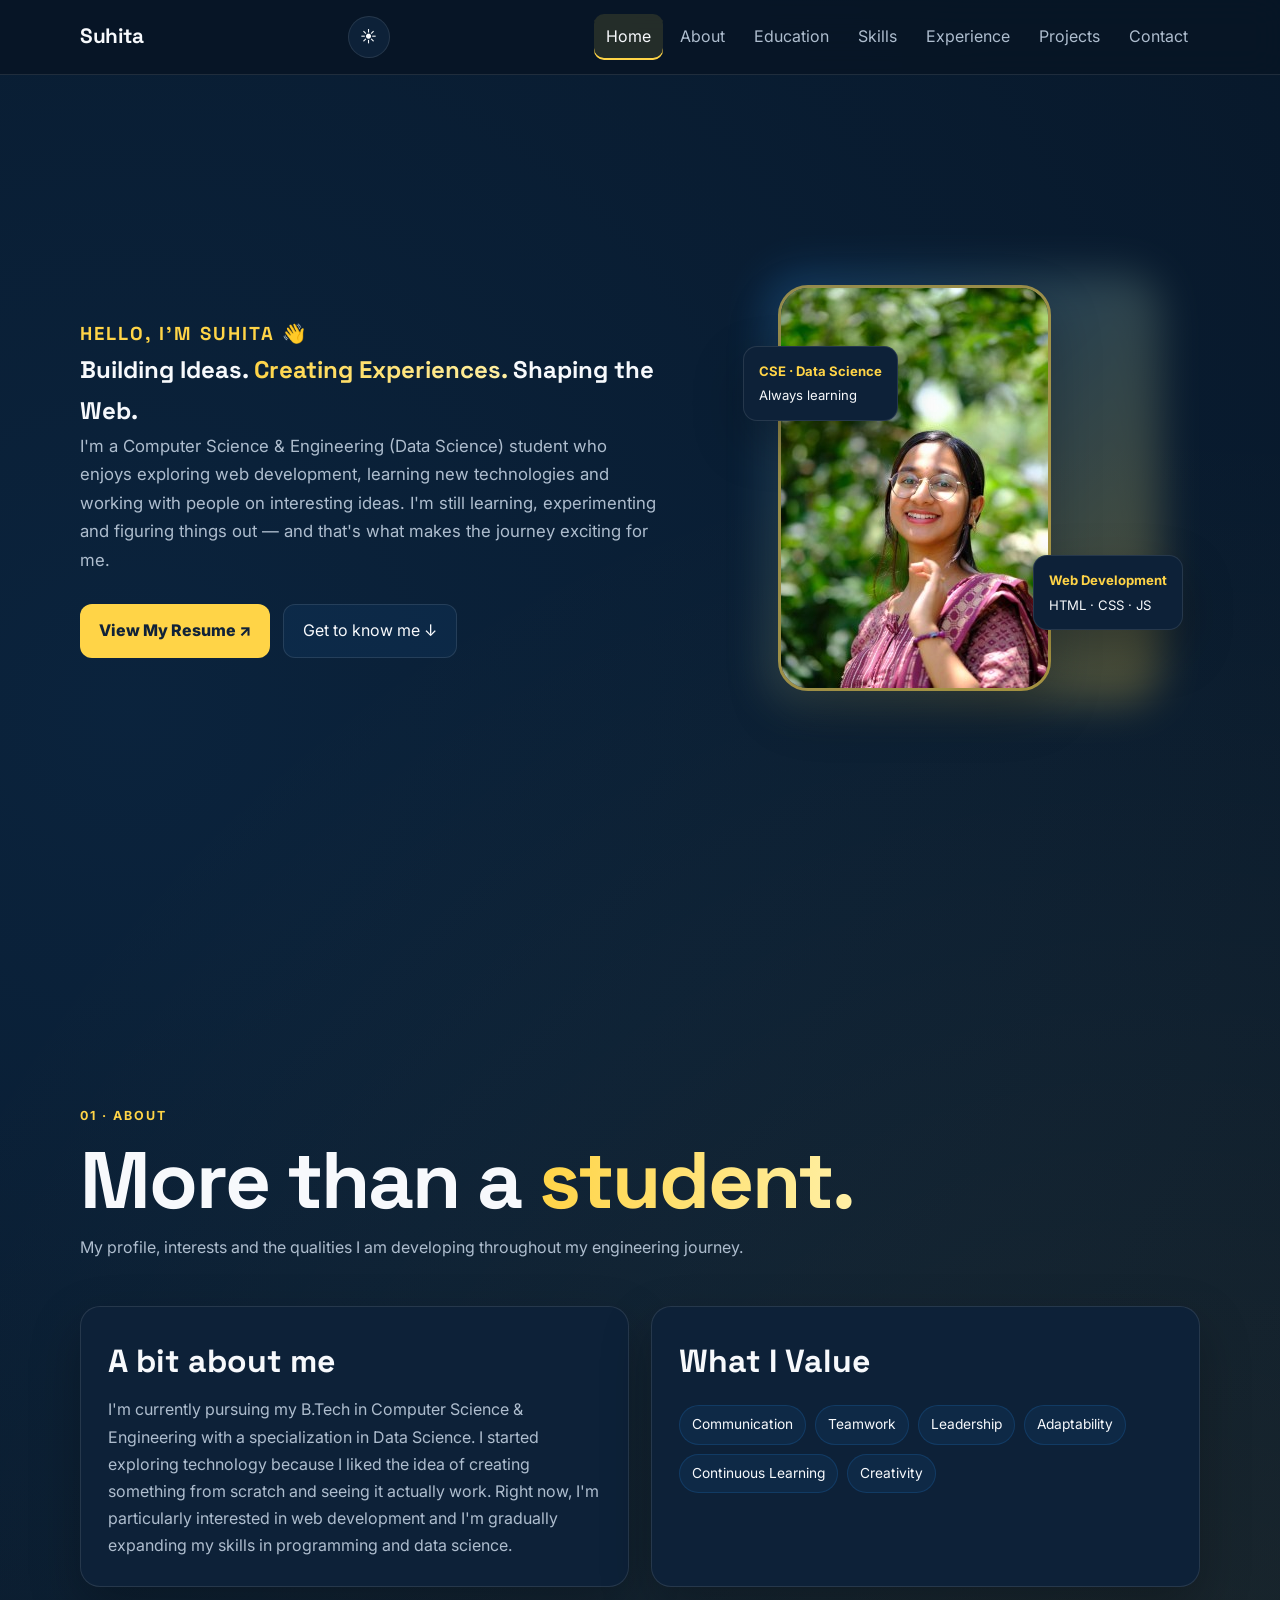
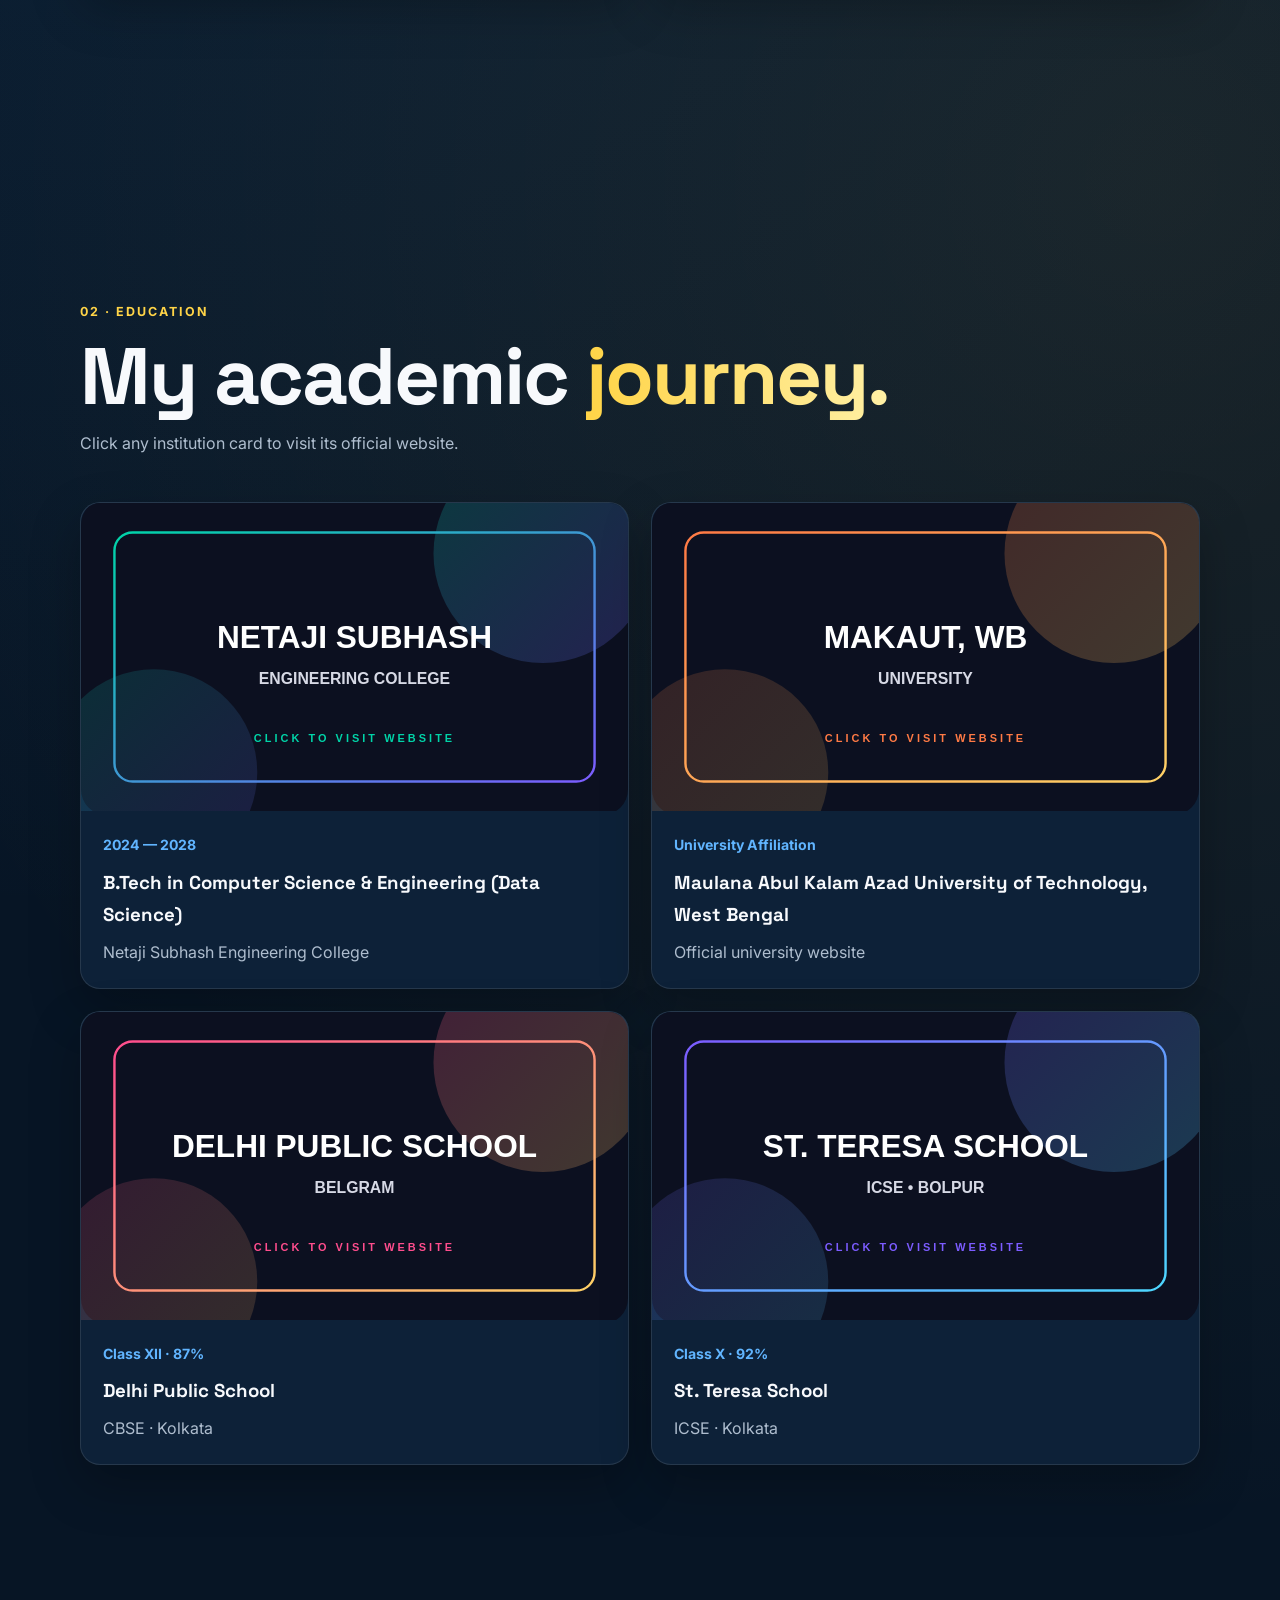
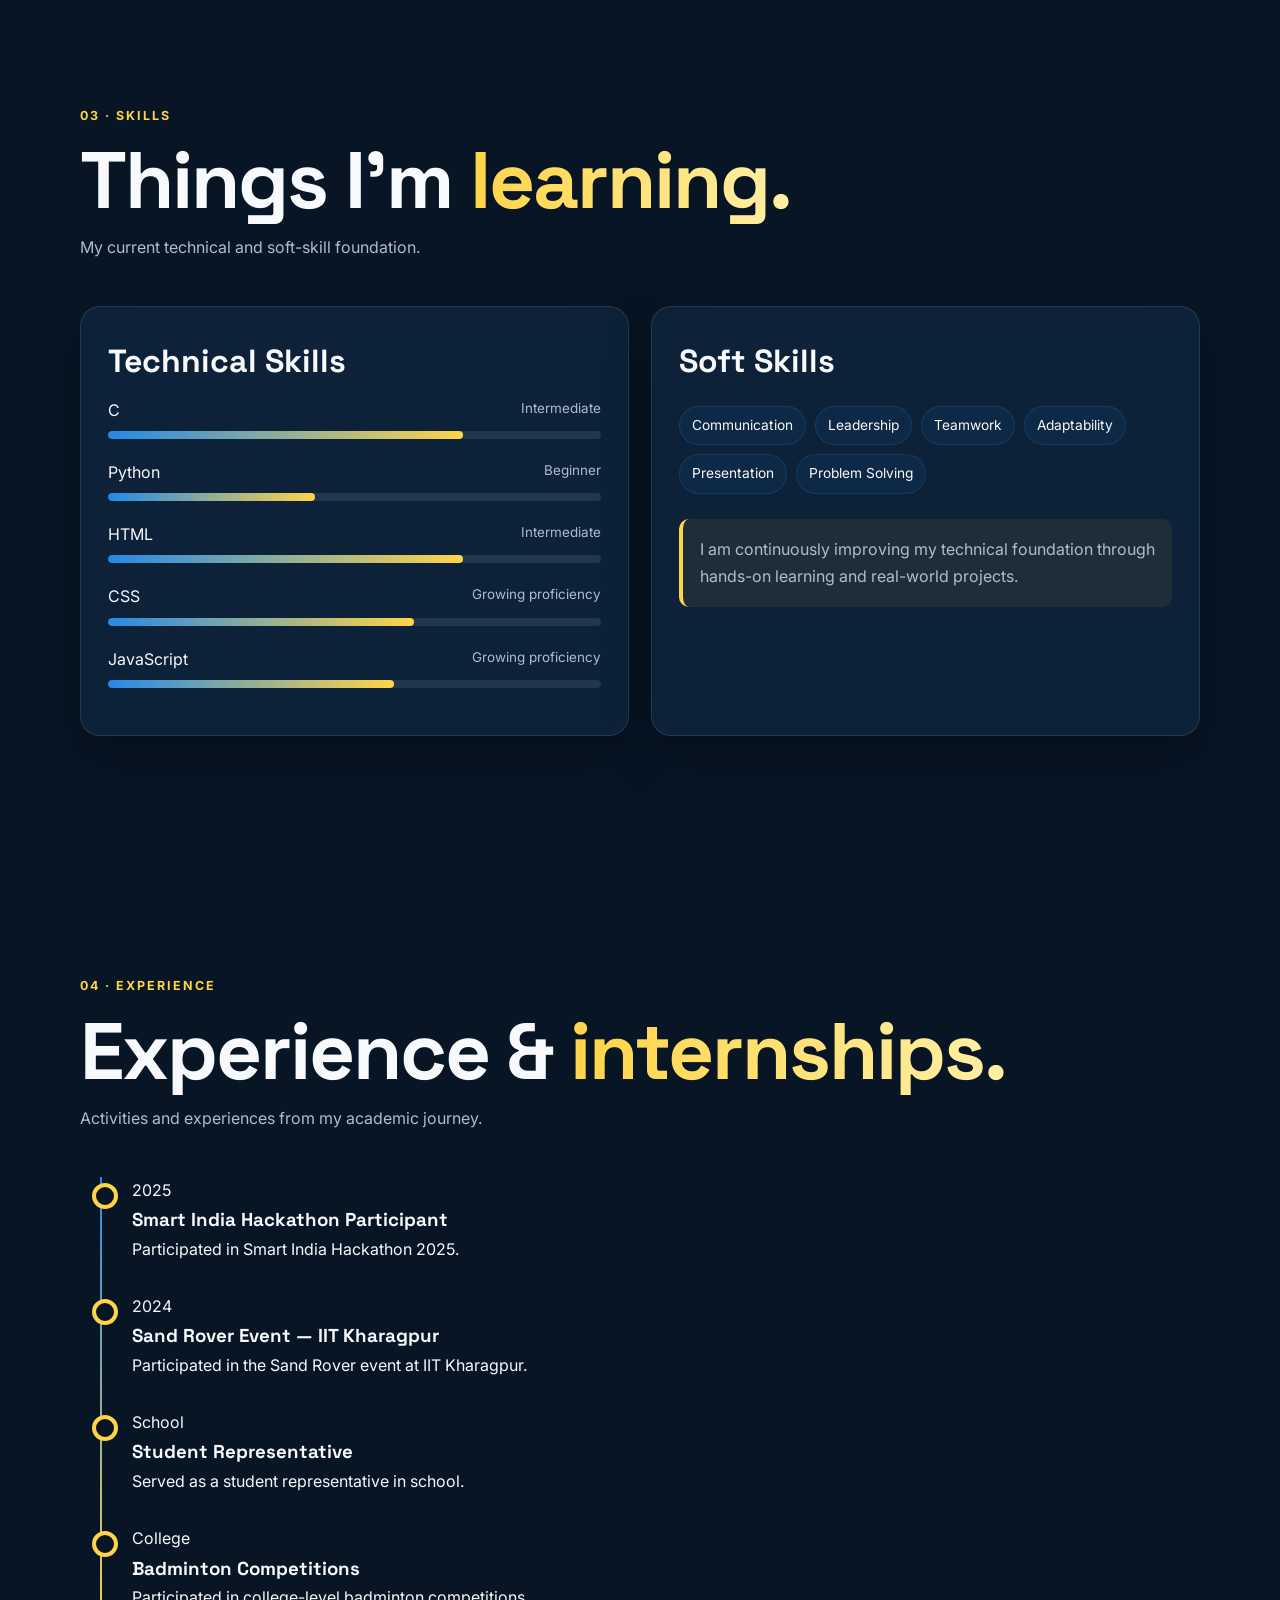
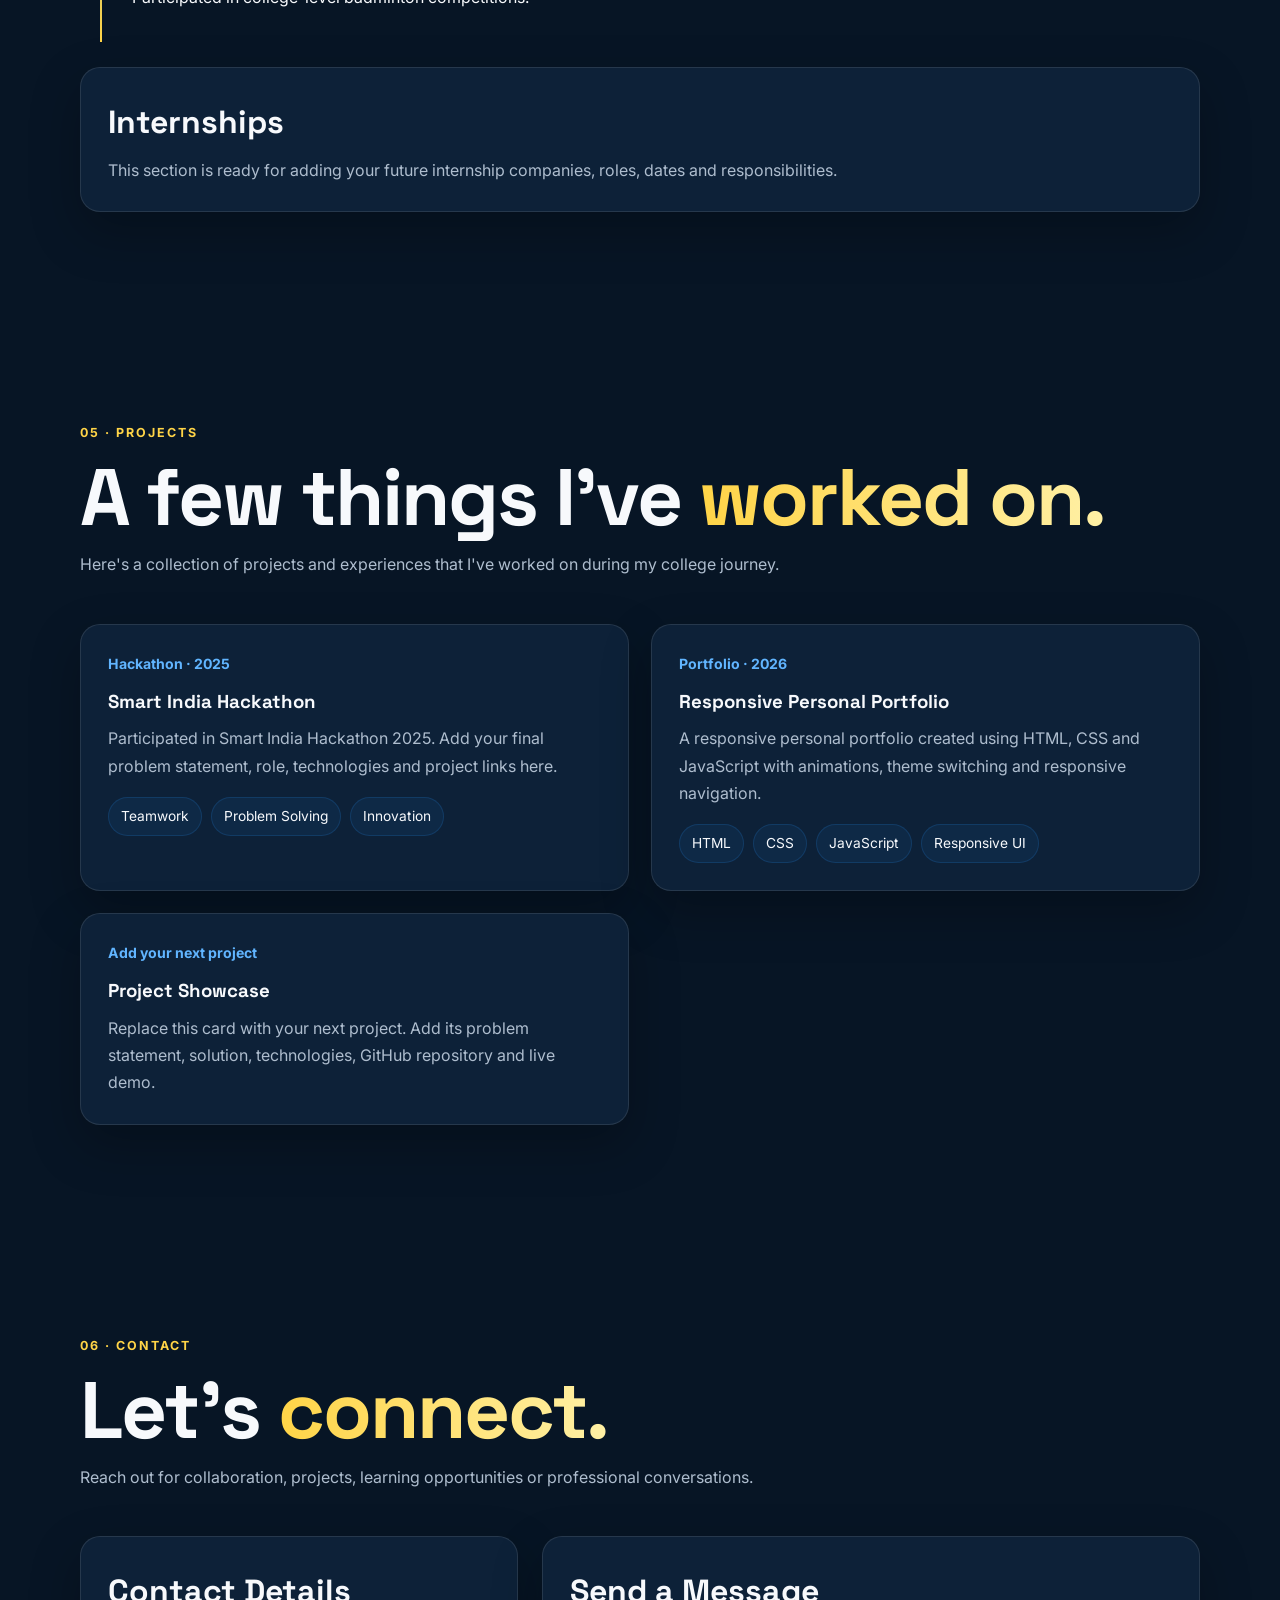
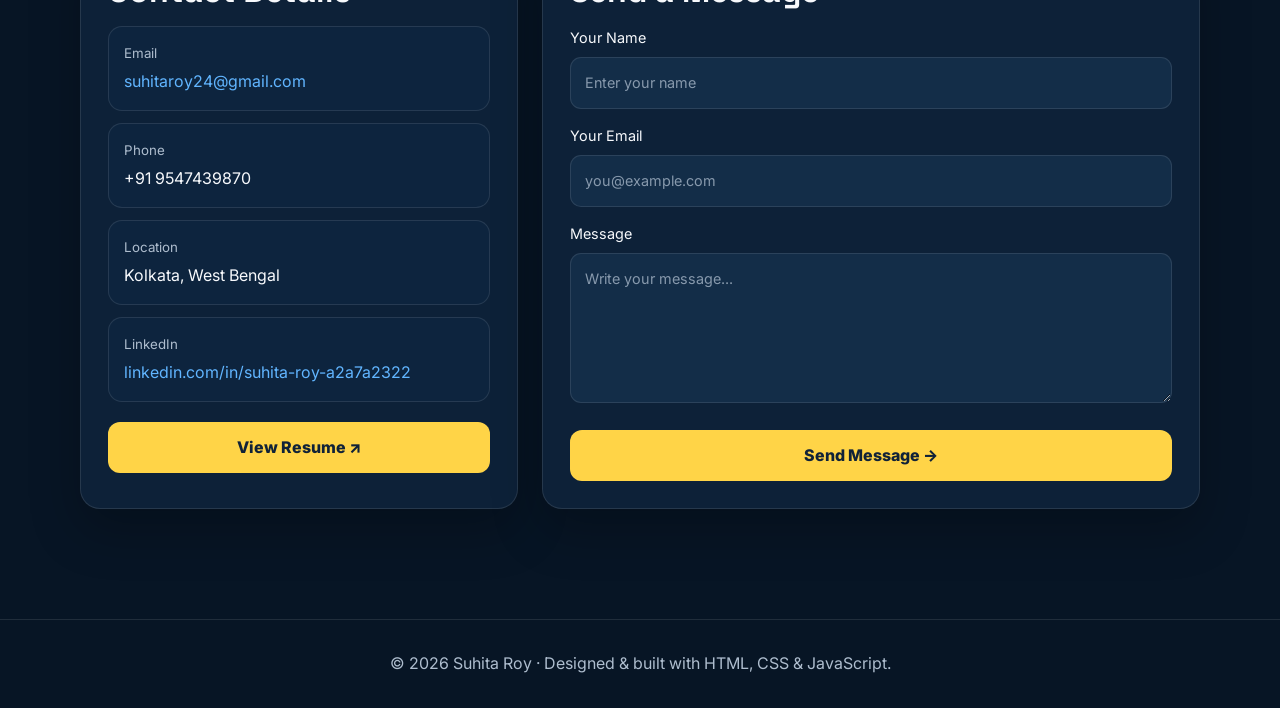
<file: suhita_portfolio/client/index.html>
<!DOCTYPE html>
<html lang="en">

<head>

    <!-- =====================================================
         BASIC PAGE SETTINGS
         ===================================================== -->

    <meta charset="UTF-8">

    <!-- Makes the website responsive on phones/tablets -->
    <meta name="viewport" content="width=device-width, initial-scale=1.0">

    <!-- Website description for search engines -->
    <meta name="description"
          content="Suhita Roy - B.Tech CSE Data Science student portfolio">

    <meta name="author"
          content="Suhita Roy">

    <title>Suhita Roy | Portfolio</title>


    <!-- =====================================================
         GOOGLE FONTS
         ===================================================== -->

    <link rel="preconnect"
          href="https://fonts.googleapis.com">

    <link rel="preconnect"
          href="https://fonts.gstatic.com"
          crossorigin>

    <link
        href="https://fonts.googleapis.com/css2?family=Inter:wght@400;500;600;700&family=Space+Grotesk:wght@500;600;700&display=swap"
        rel="stylesheet">


    <!-- =====================================================
         CSS FILE
         ===================================================== -->

    <link rel="stylesheet"
          href="style.css">

</head>


<body>


    <!-- =====================================================
         SCROLL PROGRESS BAR

         This colorful line at the top shows how far
         the visitor has scrolled through the website.
         ===================================================== -->

    <div class="scroll-progress"
         id="scrollProgress">
    </div>



    <!-- =====================================================
         NAVIGATION BAR
         ===================================================== -->

    <nav class="navbar">

        <div class="container nav-inner">


            <!-- =================================================
                 LOGO
                 Clicking the logo takes the visitor to Home.
                 ================================================= -->

            <a href="#home"
               class="brand">

                Suhita

            </a>



            <!-- =================================================
                 RIGHT SIDE CONTROLS
                 Contains:

                 1. Light/Dark mode button
                 2. Mobile hamburger button
                 ================================================= -->

            <div class="nav-controls">


                <!-- =============================================
                     LIGHT / DARK MODE BUTTON
                     ============================================= -->

                <button
                    class="theme-toggle"
                    id="themeToggle"
                    type="button"
                    aria-label="Switch to light mode"
                    title="Switch theme">

                    <span id="themeIcon">
                        ☀️
                    </span>

                </button>



                <!-- =============================================
                     MOBILE MENU BUTTON
                     ============================================= -->

                <button
                    class="menu-btn"
                    type="button"
                    aria-label="Open navigation"
                    aria-expanded="false">

                    ☰

                </button>

            </div>



            <!-- =================================================
                 NAVIGATION LINKS

                 These DON'T open separate HTML files.

                 Instead:

                 #home       → Home section
                 #about      → About section
                 #education  → Education section
                 etc.

                 Therefore the website remains a SINGLE PAGE.
                 ================================================= -->

            <ul class="nav-links">


                <li>

                    <a href="#home"
                       class="nav-link active">

                        Home

                    </a>

                </li>


                <li>

                    <a href="#about"
                       class="nav-link">

                        About

                    </a>

                </li>


                <li>

                    <a href="#education"
                       class="nav-link">

                        Education

                    </a>

                </li>


                <li>

                    <a href="#skills"
                       class="nav-link">

                        Skills

                    </a>

                </li>


                <li>

                    <a href="#experience"
                       class="nav-link">

                        Experience

                    </a>

                </li>


                <li>

                    <a href="#projects"
                       class="nav-link">

                        Projects

                    </a>

                </li>


                <li>

                    <a href="#contact"
                       class="nav-link">

                        Contact

                    </a>

                </li>


            </ul>

        </div>

    </nav>



    <!-- =====================================================
         MAIN WEBSITE CONTENT
         ===================================================== -->

    <main>



        <!-- =================================================
             HOME SECTION
             ================================================= -->

        <section id="home" class="hero section-anchor">

    <div class="container hero-grid">

        <div class="reveal">

            <div class="kicker">
                <h2>Hello, I'm Suhita 👋</h2>
            </div>

            <h2>

                Building Ideas.  
                <span class="gradient-text">
                    Creating Experiences.
                </span>
                Shaping the Web.

            </h2>

            <p>

                I'm a Computer Science & Engineering
                (Data Science) student who enjoys exploring
                web development, learning new technologies
                and working with people on interesting ideas.

                I'm still learning, experimenting and figuring
                things out — and that's what makes the journey
                exciting for me.

            </p>


            <div class="hero-actions">

                <a
                    href="assets/RESUME.pdf"
                    target="_blank"
                    class="btn btn-primary">

                    View My Resume ↗

                </a>


                <a
                    href="#about"
                    class="btn btn-ghost">

                    Get to know me ↓

                </a>

            </div>

        </div>


        <div class="profile-wrap reveal delay-2">

            <img
                src="assets/profile.jpg"
                alt="Suhita Roy"
                class="profile-img">


            <div class="float-card float-one">

                <strong>
                    CSE · Data Science
                </strong>

                Always learning

            </div>


            <div class="float-card float-two">

                <strong>
                    Web Development
                </strong>

                HTML · CSS · JS

            </div>

        </div>

    </div>

</section>



        <!-- =================================================
             ABOUT SECTION
             ================================================= -->

        <section
            id="about"
            class="portfolio-section section-anchor">


            <header class="page-head container reveal">


                <div class="kicker">

                    01 · About

                </div>


                <h2>

                    More than a

                    <span class="gradient-text">

                        student.

                    </span>

                </h2>


                <p>

                    My profile, interests and the qualities
                    I am developing throughout my engineering journey.

                </p>


            </header>



            <div class="container grid-2">


                <!-- Who I am -->

                <article class="card reveal">


                    <h3 class="section-title">

                        A bit about me

                    </h3>


                    <p>

                        I'm currently pursuing my B.Tech in Computer
                Science & Engineering with a specialization in
                Data Science.

                I started exploring technology because I liked
                the idea of creating something from scratch and
                seeing it actually work.

                Right now, I'm particularly interested in
                web development and I'm gradually expanding
                my skills in programming and data science.

                    </p>


                </article>



                <!-- Values -->

                <article class="card reveal delay-1">


                    <h3 class="section-title">

                        What I Value

                    </h3>


                    <div class="tags">


                        <span class="tag">
                            Communication
                        </span>


                        <span class="tag">
                            Teamwork
                        </span>


                        <span class="tag">
                            Leadership
                        </span>


                        <span class="tag">
                            Adaptability
                        </span>


                        <span class="tag">
                            Continuous Learning
                        </span>


                        <span class="tag">
                            Creativity
                        </span>


                    </div>


                </article>


            </div>

        </section>



        <!-- =================================================
             EDUCATION SECTION
             ================================================= -->

        <section
            id="education"
            class="portfolio-section section-anchor">


            <header class="page-head container reveal">


                <div class="kicker">

                    02 · Education

                </div>


                <h2>

                    My academic

                    <span class="gradient-text">

                        journey.

                    </span>

                </h2>


                <p>

                    Click any institution card to visit
                    its official website.

                </p>


            </header>



            <div class="container grid-2">



                <!-- =========================================
                     COLLEGE
                     ========================================= -->

                <a
                    href="https://www.nsec.ac.in/"
                    target="_blank"
                    rel="noopener"
                    class="card edu-link reveal">


                    <img
                        src="assets/nsec-card.svg"
                        alt="Netaji Subhash Engineering College">


                    <div class="edu-body">


                        <div class="meta">

                            2024 — 2028

                        </div>


                        <h3>

                            B.Tech in Computer Science &
                            Engineering (Data Science)

                        </h3>


                        <p>

                            Netaji Subhash Engineering College

                        </p>


                    </div>


                </a>



                <!-- =========================================
                     UNIVERSITY
                     ========================================= -->

                <a
                    href="https://makautwb.ac.in/"
                    target="_blank"
                    rel="noopener"
                    class="card edu-link reveal delay-1">


                    <img
                        src="assets/makaut-card.svg"
                        alt="MAKAUT West Bengal">


                    <div class="edu-body">


                        <div class="meta">

                            University Affiliation

                        </div>


                        <h3>

                            Maulana Abul Kalam Azad
                            University of Technology,
                            West Bengal

                        </h3>


                        <p>

                            Official university website

                        </p>


                    </div>


                </a>



                <!-- =========================================
                     DELHI PUBLIC SCHOOL
                     ========================================= -->

                <a
                    href="https://www.dpskolkata.com/"
                    target="_blank"
                    rel="noopener"
                    class="card edu-link reveal">


                    <img
                        src="assets/dps-card.svg"
                        alt="Delhi Public School">


                    <div class="edu-body">


                        <div class="meta">

                            Class XII · 87%

                        </div>


                        <h3>

                            Delhi Public School

                        </h3>


                        <p>

                            CBSE · Kolkata

                        </p>


                    </div>


                </a>



                <!-- =========================================
                     ST TERESA SCHOOL
                     ========================================= -->

                <a
                    href="https://sttheresasicse.org/"
                    target="_blank"
                    rel="noopener"
                    class="card edu-link reveal delay-1">


                    <img
                        src="assets/st-teresa-card.svg"
                        alt="St. Teresa School">


                    <div class="edu-body">


                        <div class="meta">

                            Class X · 92%

                        </div>


                        <h3>

                            St. Teresa School

                        </h3>


                        <p>

                            ICSE · Kolkata

                        </p>


                    </div>


                </a>


            </div>

        </section>



        <!-- =================================================
             SKILLS SECTION
             ================================================= -->

        <section
            id="skills"
            class="portfolio-section section-anchor">


            <header class="page-head container reveal">


                <div class="kicker">

                    03 · Skills

                </div>


                <h2>

                     Things I'm

                    <span class="gradient-text">

                        learning.

                    </span>

                </h2>


                <p>

                    My current technical and soft-skill foundation.

                </p>


            </header>



            <div class="container grid-2">



                <!-- =========================================
                     TECHNICAL SKILLS
                     ========================================= -->

                <article class="card reveal">


                    <h3 class="section-title">

                        Technical Skills

                    </h3>



                    <!-- C -->

                    <div class="skill">


                        <div class="skill-top">

                            <span>
                                C
                            </span>

                            <span>
                                Intermediate
                            </span>

                        </div>


                        <div class="bar">

                            <span data-width="72%"></span>

                        </div>


                    </div>



                    <!-- Python -->

                    <div class="skill">


                        <div class="skill-top">

                            <span>
                                Python
                            </span>

                            <span>
                                Beginner
                            </span>

                        </div>


                        <div class="bar">

                            <span data-width="42%"></span>

                        </div>


                    </div>



                    <!-- HTML -->

                    <div class="skill">


                        <div class="skill-top">

                            <span>
                                HTML
                            </span>

                            <span>
                                Intermediate
                            </span>

                        </div>


                        <div class="bar">

                            <span data-width="72%"></span>

                        </div>


                    </div>



                    <!-- CSS -->

                    <div class="skill">


                        <div class="skill-top">

                            <span>
                                CSS
                            </span>

                            <span>
                                Growing proficiency
                            </span>

                        </div>


                        <div class="bar">

                            <span data-width="62%"></span>

                        </div>


                    </div>



                    <!-- JavaScript -->

                    <div class="skill">


                        <div class="skill-top">

                            <span>
                                JavaScript
                            </span>

                            <span>
                                Growing proficiency
                            </span>

                        </div>


                        <div class="bar">

                            <span data-width="58%"></span>

                        </div>


                    </div>


                </article>



                <!-- =========================================
                     SOFT SKILLS
                     ========================================= -->

                <article class="card reveal delay-1">


                    <h3 class="section-title">

                        Soft Skills

                    </h3>


                    <div class="tags">


                        <span class="tag">
                            Communication
                        </span>


                        <span class="tag">
                            Leadership
                        </span>


                        <span class="tag">
                            Teamwork
                        </span>


                        <span class="tag">
                            Adaptability
                        </span>


                        <span class="tag">
                            Presentation
                        </span>


                        <span class="tag">
                            Problem Solving
                        </span>


                    </div>


                    <div class="notice">

                        I am continuously improving my technical
                        foundation through hands-on learning
                        and real-world projects.

                    </div>


                </article>


            </div>

        </section>



        <!-- =================================================
             EXPERIENCE SECTION
             ================================================= -->

        <section
            id="experience"
            class="portfolio-section section-anchor">


            <header class="page-head container reveal">


                <div class="kicker">

                    04 · Experience

                </div>


                <h2>

                    Experience &

                    <span class="gradient-text">

                        internships.

                    </span>

                </h2>


                <p>

                    Activities and experiences from my academic journey.

                </p>


            </header>



            <div class="container">


                <div class="timeline">



                    <!-- Experience 1 -->

                    <article class="timeline-item reveal">


                        <div class="meta">

                            2025

                        </div>


                        <h3>

                            Smart India Hackathon Participant

                        </h3>


                        <p>

                            Participated in Smart India Hackathon 2025.

                        </p>


                    </article>



                    <!-- Experience 2 -->

                    <article class="timeline-item reveal delay-1">


                        <div class="meta">

                            2024

                        </div>


                        <h3>

                            Sand Rover Event — IIT Kharagpur

                        </h3>


                        <p>

                            Participated in the Sand Rover event
                            at IIT Kharagpur.

                        </p>


                    </article>



                    <!-- Experience 3 -->

                    <article class="timeline-item reveal delay-2">


                        <div class="meta">

                            School

                        </div>


                        <h3>

                            Student Representative

                        </h3>


                        <p>

                            Served as a student representative in school.

                        </p>


                    </article>



                    <!-- Experience 4 -->

                    <article class="timeline-item reveal delay-3">


                        <div class="meta">

                            College

                        </div>


                        <h3>

                            Badminton Competitions

                        </h3>


                        <p>

                            Participated in college-level
                            badminton competitions.

                        </p>


                    </article>


                </div>



                <!-- Internship area -->

                <div
                    class="card reveal"
                    style="margin-top:25px;">


                    <h3 class="section-title">

                        Internships

                    </h3>


                    <p>

                        This section is ready for adding your
                        future internship companies, roles,
                        dates and responsibilities.

                    </p>


                </div>


            </div>

        </section>



        <!-- =================================================
             PROJECTS SECTION
             ================================================= -->

        <section
            id="projects"
            class="portfolio-section section-anchor">


            <header class="page-head container reveal">


                <div class="kicker">

                    05 · Projects

                </div>


                <h2>

                    A few things I've

                    <span class="gradient-text">

                        worked on.

                    </span>

                </h2>


                <p>

                    Here's a collection of projects and experiences that
    I've worked on during my college journey.

                </p>


            </header>



            <div class="container grid-2">



                <!-- Project 1 -->

                <article class="card reveal">


                    <div class="meta">

                        Hackathon · 2025

                    </div>


                    <h3>

                        Smart India Hackathon

                    </h3>


                    <p>

                        Participated in Smart India Hackathon 2025.
                        Add your final problem statement, role,
                        technologies and project links here.

                    </p>


                    <div class="tags">


                        <span class="tag">
                            Teamwork
                        </span>


                        <span class="tag">
                            Problem Solving
                        </span>


                        <span class="tag">
                            Innovation
                        </span>


                    </div>


                </article>



                <!-- Project 2 -->

                <article class="card reveal delay-1">


                    <div class="meta">

                        Portfolio · 2026

                    </div>


                    <h3>

                        Responsive Personal Portfolio

                    </h3>


                    <p>

                        A responsive personal portfolio created
                        using HTML, CSS and JavaScript with
                        animations, theme switching and
                        responsive navigation.

                    </p>


                    <div class="tags">


                        <span class="tag">
                            HTML
                        </span>


                        <span class="tag">
                            CSS
                        </span>


                        <span class="tag">
                            JavaScript
                        </span>


                        <span class="tag">
                            Responsive UI
                        </span>


                    </div>


                </article>



                <!-- Project 3 -->

                <article class="card reveal delay-2">


                    <div class="meta">

                        Add your next project

                    </div>


                    <h3>

                        Project Showcase

                    </h3>


                    <p>

                        Replace this card with your next project.
                        Add its problem statement, solution,
                        technologies, GitHub repository and
                        live demo.

                    </p>


                </article>


            </div>

        </section>



        <!-- =================================================
             CONTACT SECTION
             ================================================= -->

        <section
            id="contact"
            class="portfolio-section section-anchor">


            <header class="page-head container reveal">


                <div class="kicker">

                    06 · Contact

                </div>


                <h2>

                    Let's

                    <span class="gradient-text">

                        connect.

                    </span>

                </h2>


                <p>

                    Reach out for collaboration, projects,
                    learning opportunities or professional
                    conversations.

                </p>


            </header>



            <div class="container contact-grid">



                <!-- =========================================
                     CONTACT DETAILS
                     ========================================= -->

                <div class="card reveal">


                    <h3 class="section-title">

                        Contact Details

                    </h3>


                    <div class="contact-list">



                        <!-- Email -->

                        <div class="contact-item">


                            <small>
                                Email
                            </small>


                            <a
                                href="mailto:suhitaroy24@gmail.com">

                                suhitaroy24@gmail.com

                            </a>


                        </div>



                        <!-- Phone -->

                        <div class="contact-item">


                            <small>
                                Phone
                            </small>


                            <span>

                                +91 9547439870

                            </span>


                        </div>



                        <!-- Location -->

                        <div class="contact-item">


                            <small>
                                Location
                            </small>


                            <span>

                                Kolkata, West Bengal

                            </span>


                        </div>



                        <!-- LinkedIn -->

                        <div class="contact-item">


                            <small>
                                LinkedIn
                            </small>


                            <a
                                href="https://www.linkedin.com/in/suhita-roy-a2a7a2322"
                                target="_blank"
                                rel="noopener">

                                linkedin.com/in/suhita-roy-a2a7a2322

                            </a>


                        </div>


                    </div>



                    <!-- Resume button -->

                    <a
                        href="assets/RESUME.pdf"
                        target="_blank"
                        rel="noopener"
                        class="btn btn-primary full-btn">

                        View Resume ↗

                    </a>


                </div>



                <!-- =========================================
                     CONTACT FORM
                     ========================================= -->

                <div class="card reveal delay-1">


                    <h3 class="section-title">

                        Send a Message

                    </h3>


                    <!-- =========================================================
     CONTACT FORM
     
     Formspree receives the visitor's message and
     forwards the submission to your configured email.
     ========================================================= -->

<form
    id="contactForm"
    action="https://formspree.io/f/xdenragq"
    method="POST"
>

    <!-- Visitor's name -->
    <label for="name">
        Your Name

        <input
            type="text"
            id="name"
            name="name"
            placeholder="Enter your name"
            autocomplete="name"
            required
        >
    </label>


    <!-- Visitor's email -->
    <label for="email">
        Your Email

        <input
            type="email"
            id="email"
            name="email"
            placeholder="you@example.com"
            autocomplete="email"
            required
        >
    </label>


    <!-- Visitor's message -->
    <label for="message">
        Message

        <textarea
            id="message"
            name="message"
            placeholder="Write your message..."
            required
        ></textarea>
    </label>


    <!-- Subject shown in your email -->
    <input
        type="hidden"
        name="_subject"
        value="New message from Suhita's Portfolio"
    >


    <!-- Submit button -->
    <button
        type="submit"
        class="btn btn-primary"
    >
        Send Message →
    </button>

</form>


                </div>


            </div>

        </section>


    </main>



    <!-- =====================================================
         FOOTER
         ===================================================== -->

    <footer>


        <div class="container">


            <p>

                © 2026 Suhita Roy ·
                Designed & built with HTML, CSS & JavaScript.

            </p>


        </div>


    </footer>



    <!-- =====================================================
         JAVASCRIPT FILE
         ===================================================== -->

    <script src="script.js"></script>


</body>

</html>
</file>
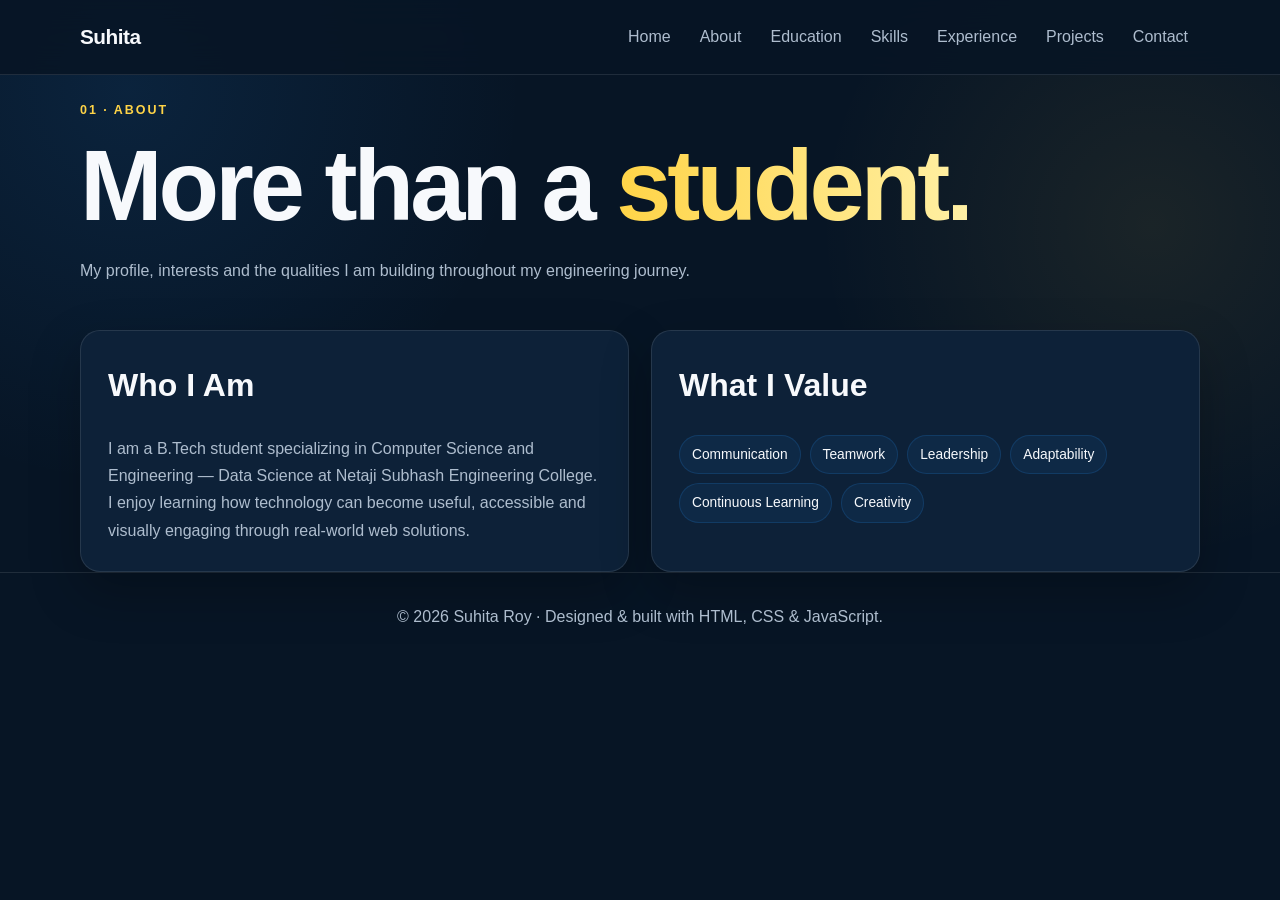
<file: suhita_portfolio/client/about.html>
<!DOCTYPE html>
<html lang="en">
<head>
  <meta charset="UTF-8">
  <meta name="viewport" content="width=device-width, initial-scale=1.0">
  <meta name="description" content="Portfolio of Suhita Roy — B.Tech CSE (Data Science) student and web development enthusiast.">
  <title>About Me | Suhita Roy</title>
  <link rel="stylesheet" href="style.css">
</head>
<body>
  <nav class="navbar">
    <div class="container nav-inner">
      <a class="brand" href="index.html">Suhita</a>
      <button class="menu-btn" aria-label="Open navigation" aria-expanded="false">☰</button>
      <ul class="nav-links">
        <li><a href="index.html">Home</a></li>
        <li><a href="about.html">About</a></li>
        <li><a href="education.html">Education</a></li>
        <li><a href="skills.html">Skills</a></li>
        <li><a href="experience.html">Experience</a></li>
        <li><a href="projects.html">Projects</a></li>
        <li><a href="contact.html">Contact</a></li>
      </ul>
    </div>
  </nav>

  
<main>
  <header class="page-head container reveal">
    <div class="kicker">01 · About</div>
    <h1>More than a <span class="gradient-text">student.</span></h1>
    <p>My profile, interests and the qualities I am building throughout my engineering journey.</p>
  </header>

  <section class="section">
    <div class="container grid-2">
      <article class="card reveal">
        <h2 class="section-title">Who I Am</h2>
        <p>
          I am a B.Tech student specializing in Computer Science and Engineering — Data Science
          at Netaji Subhash Engineering College. I enjoy learning how technology can become
          useful, accessible and visually engaging through real-world web solutions.
        </p>
      </article>

      <article class="card reveal delay-1">
        <h2 class="section-title">What I Value</h2>
        <div class="tags">
          <span class="tag">Communication</span><span class="tag">Teamwork</span>
          <span class="tag">Leadership</span><span class="tag">Adaptability</span>
          <span class="tag">Continuous Learning</span><span class="tag">Creativity</span>
        </div>
      </article>
    </div>
  </section>
</main>


  <footer>
    <div class="container">
      <p>© 2026 Suhita Roy · Designed & built with HTML, CSS & JavaScript.</p>
    </div>
  </footer>
  <script src="script.js"></script>
</body>
</html>
</file>
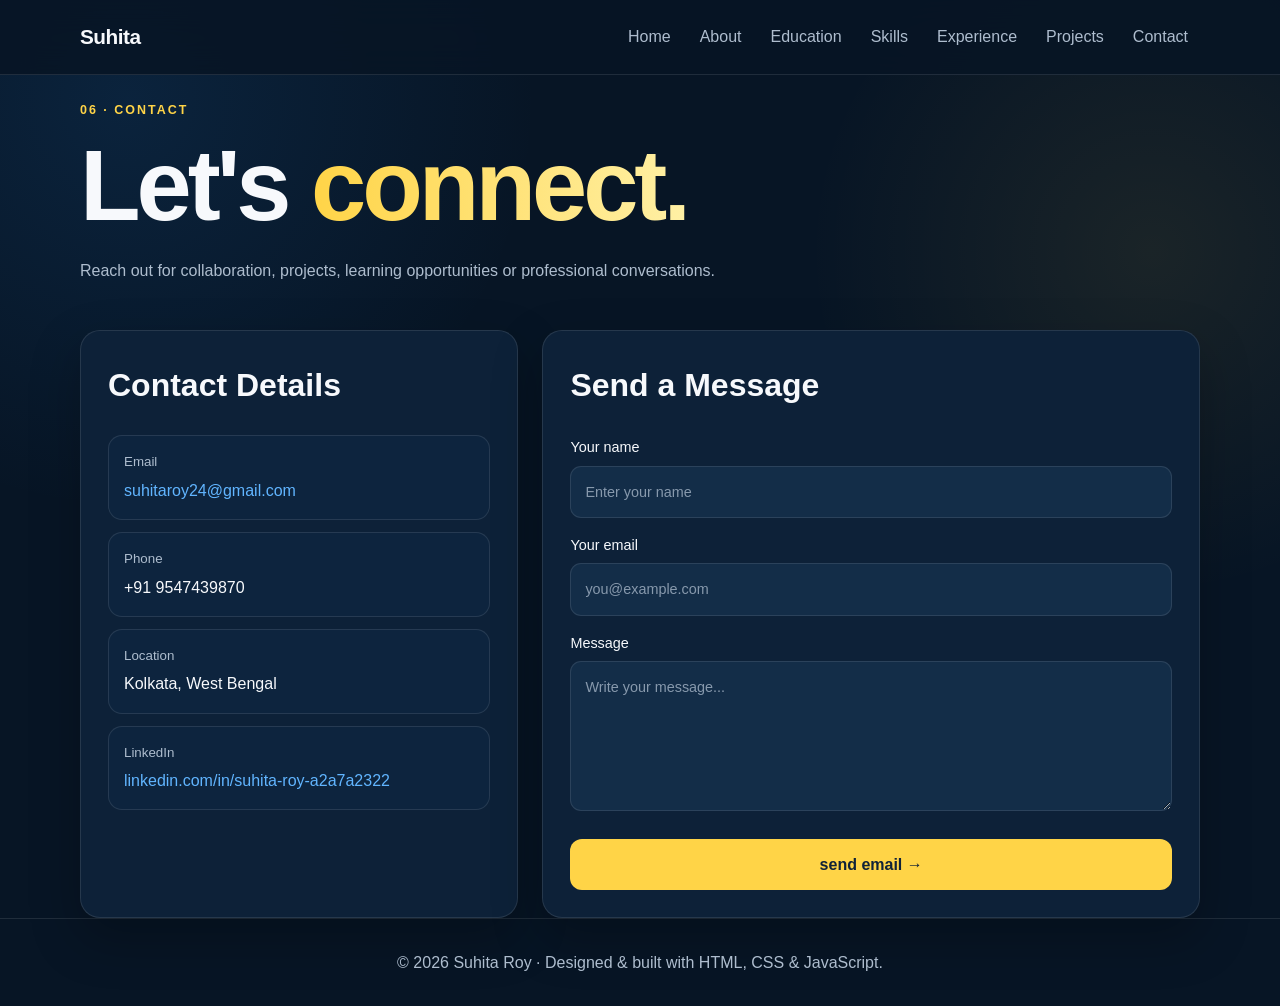
<file: suhita_portfolio/client/contact.html>
<!DOCTYPE html>
<html lang="en">
<head>
  <meta charset="UTF-8">
  <meta name="viewport" content="width=device-width, initial-scale=1.0">
  <meta name="description" content="Portfolio of Suhita Roy — B.Tech CSE (Data Science) student and web development enthusiast.">
  <title>Contact | Suhita Roy</title>
  <link rel="stylesheet" href="style.css">
</head>
<body>
  <nav class="navbar">
    <div class="container nav-inner">
      <a class="brand" href="index.html">Suhita</a>
      <button class="menu-btn" aria-label="Open navigation" aria-expanded="false">☰</button>
      <ul class="nav-links">
        <li><a href="index.html">Home</a></li>
        <li><a href="about.html">About</a></li>
        <li><a href="education.html">Education</a></li>
        <li><a href="skills.html">Skills</a></li>
        <li><a href="experience.html">Experience</a></li>
        <li><a href="projects.html">Projects</a></li>
        <li><a href="contact.html">Contact</a></li>
      </ul>
    </div>
  </nav>

  
<main>
  <header class="page-head container reveal">
    <div class="kicker">06 · Contact</div>
    <h1>Let's <span class="gradient-text">connect.</span></h1>
    <p>Reach out for collaboration, projects, learning opportunities or professional conversations.</p>
  </header>

  <section class="section">
    <div class="container contact-grid">
      <div class="card reveal">
        <h2 class="section-title">Contact Details</h2>
        <div class="contact-list">
          <div class="contact-item"><small>Email</small><a href="mailto:suhitaroy811@gmail.com">suhitaroy24@gmail.com</a></div>
          <div class="contact-item"><small>Phone</small><span>+91 9547439870</span></div>
          <div class="contact-item"><small>Location</small><span>Kolkata, West Bengal</span></div>
          <div class="contact-item"><small>LinkedIn</small><a href="https://www.linkedin.com/in/suhita-roy-a2a7a2322" target="_blank" rel="noopener">linkedin.com/in/suhita-roy-a2a7a2322</a></div>
        </div>
      </div>

      <div class="card reveal delay-1">
        <h2 class="section-title">Send a Message</h2>
        <form id="contactForm">
          <label for="name">Your name<input id="name" name="name" type="text" placeholder="Enter your name" required></label>
          <label for="email">Your email<input id="email" name="email" type="email" placeholder="you@example.com" required></label>
          <label for="message">Message<textarea id="message" name="message" placeholder="Write your message..." required></textarea></label>
          <button class="btn btn-primary" type="submit">send email →</button>
        </form>
      </div>
    </div>
  </section>
</main>


  <footer>
    <div class="container">
      <p>© 2026 Suhita Roy · Designed & built with HTML, CSS & JavaScript.</p>
    </div>
  </footer>
  <script src="script.js"></script>
</body>
</html>
</file>
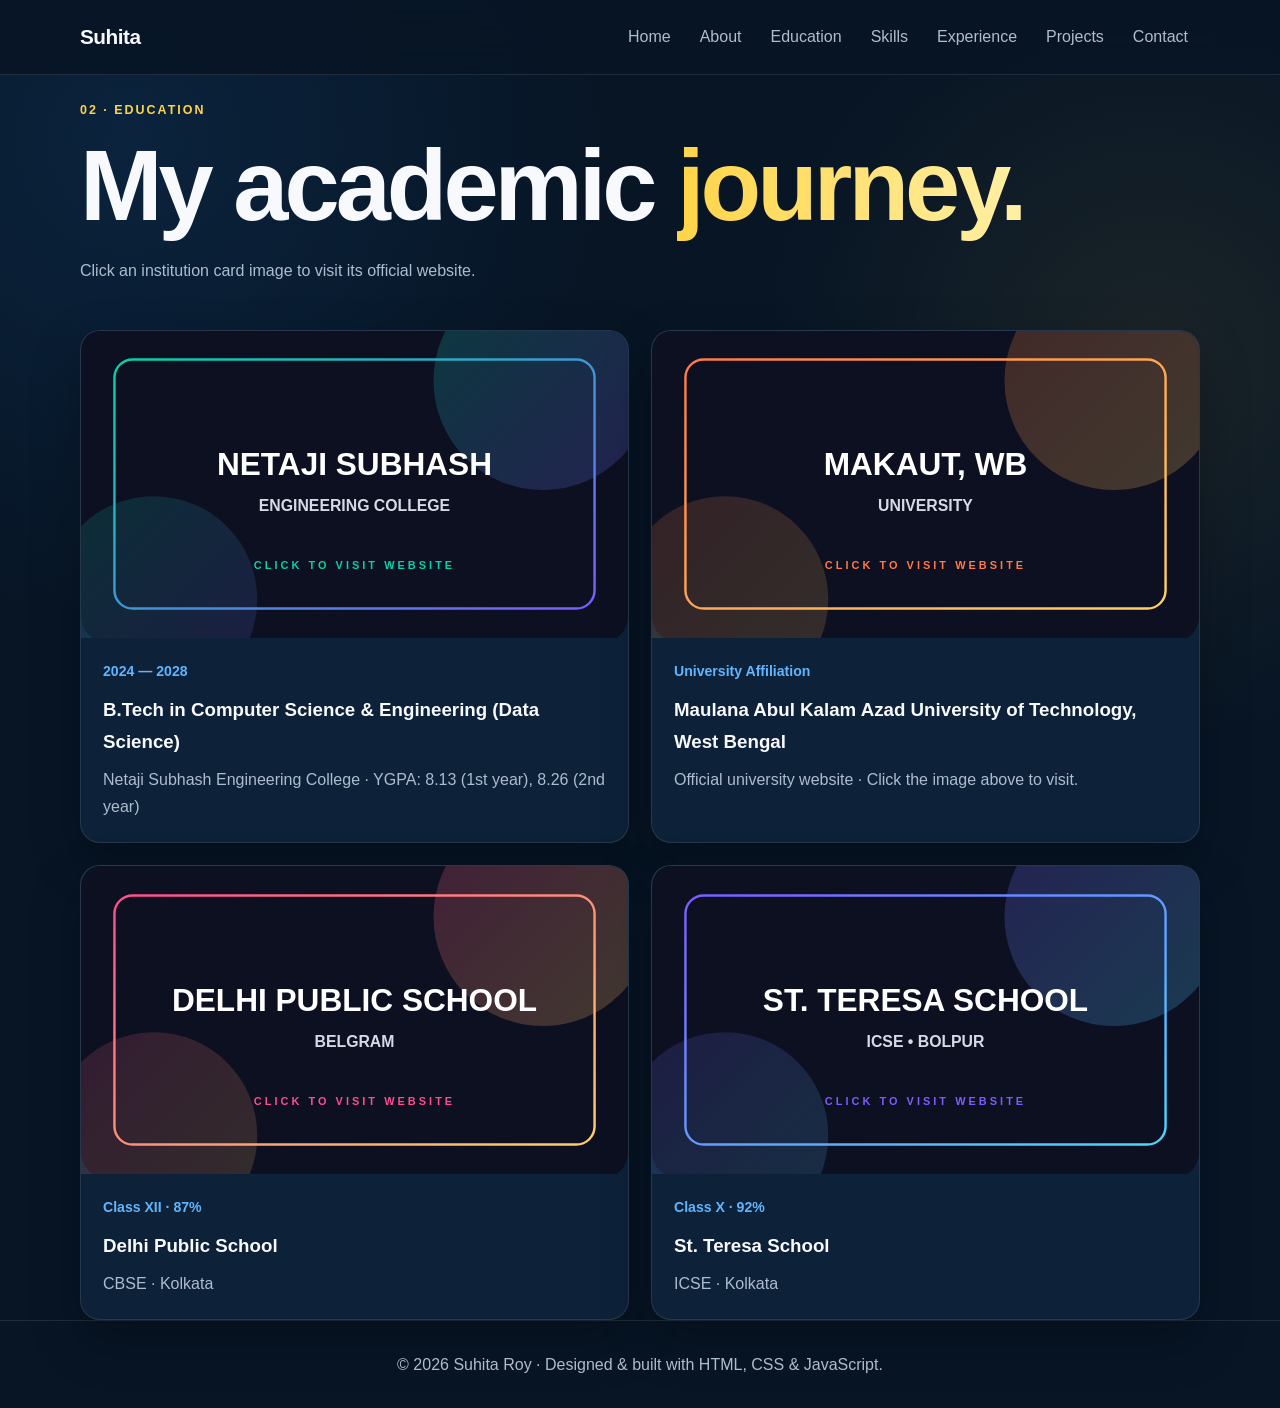
<file: suhita_portfolio/client/education.html>
<!DOCTYPE html>
<html lang="en">
<head>
  <meta charset="UTF-8">
  <meta name="viewport" content="width=device-width, initial-scale=1.0">
  <meta name="description" content="Portfolio of Suhita Roy — B.Tech CSE (Data Science) student and web development enthusiast.">
  <title>Education | Suhita Roy</title>
  <link rel="stylesheet" href="style.css">
</head>
<body>
  <nav class="navbar">
    <div class="container nav-inner">
      <a class="brand" href="index.html">Suhita</a>
      <button class="menu-btn" aria-label="Open navigation" aria-expanded="false">☰</button>
      <ul class="nav-links">
        <li><a href="index.html">Home</a></li>
        <li><a href="about.html">About</a></li>
        <li><a href="education.html">Education</a></li>
        <li><a href="skills.html">Skills</a></li>
        <li><a href="experience.html">Experience</a></li>
        <li><a href="projects.html">Projects</a></li>
        <li><a href="contact.html">Contact</a></li>
      </ul>
    </div>
  </nav>

  
<main>
  <header class="page-head container reveal">
    <div class="kicker">02 · Education</div>
    <h1>My academic <span class="gradient-text">journey.</span></h1>
    <p>Click an institution card image to visit its official website.</p>
  </header>

  <section class="section">
    <div class="container grid-2">
      <a class="card edu-link reveal" href="https://www.nsec.ac.in/" target="_blank" rel="noopener">
        <img src="assets/nsec-card.svg" alt="Netaji Subhash Engineering College card">
        <div class="edu-body">
          <div class="meta">2024 — 2028</div>
          <h3>B.Tech in Computer Science & Engineering (Data Science)</h3>
          <p>Netaji Subhash Engineering College · YGPA: 8.13 (1st year), 8.26 (2nd year)</p>
        </div>
      </a>

      <a class="card edu-link reveal delay-1" href="https://makautwb.ac.in/" target="_blank" rel="noopener">
        <img src="assets/makaut-card.svg" alt="MAKAUT West Bengal card">
        <div class="edu-body">
          <div class="meta">University Affiliation</div>
          <h3>Maulana Abul Kalam Azad University of Technology, West Bengal</h3>
          <p>Official university website · Click the image above to visit.</p>
        </div>
      </a>

      <a class="card edu-link reveal" href="https://www.dpskolkata.com/" target="_blank" rel="noopener">
        <img src="assets/dps-card.svg" alt="Delhi Public School Ruby Park card">
        <div class="edu-body">
          <div class="meta">Class XII · 87%</div>
          <h3>Delhi Public School</h3>
          <p>CBSE · Kolkata</p>
        </div>
      </a>

      <a class="card edu-link reveal delay-1" href="https://sttheresasicse.org/" target="_blank" rel="noopener">
        <img src="assets/st-teresa-card.svg" alt="St. Teresa School card">
        <div class="edu-body">
          <div class="meta">Class X · 92%</div>
          <h3>St. Teresa School</h3>
          <p>ICSE · Kolkata</p>
        </div>
      </a>
    </div>
  </section>
</main>


  <footer>
    <div class="container">
      <p>© 2026 Suhita Roy · Designed & built with HTML, CSS & JavaScript.</p>
    </div>
  </footer>
  <script src="script.js"></script>
</body>
</html>
</file>
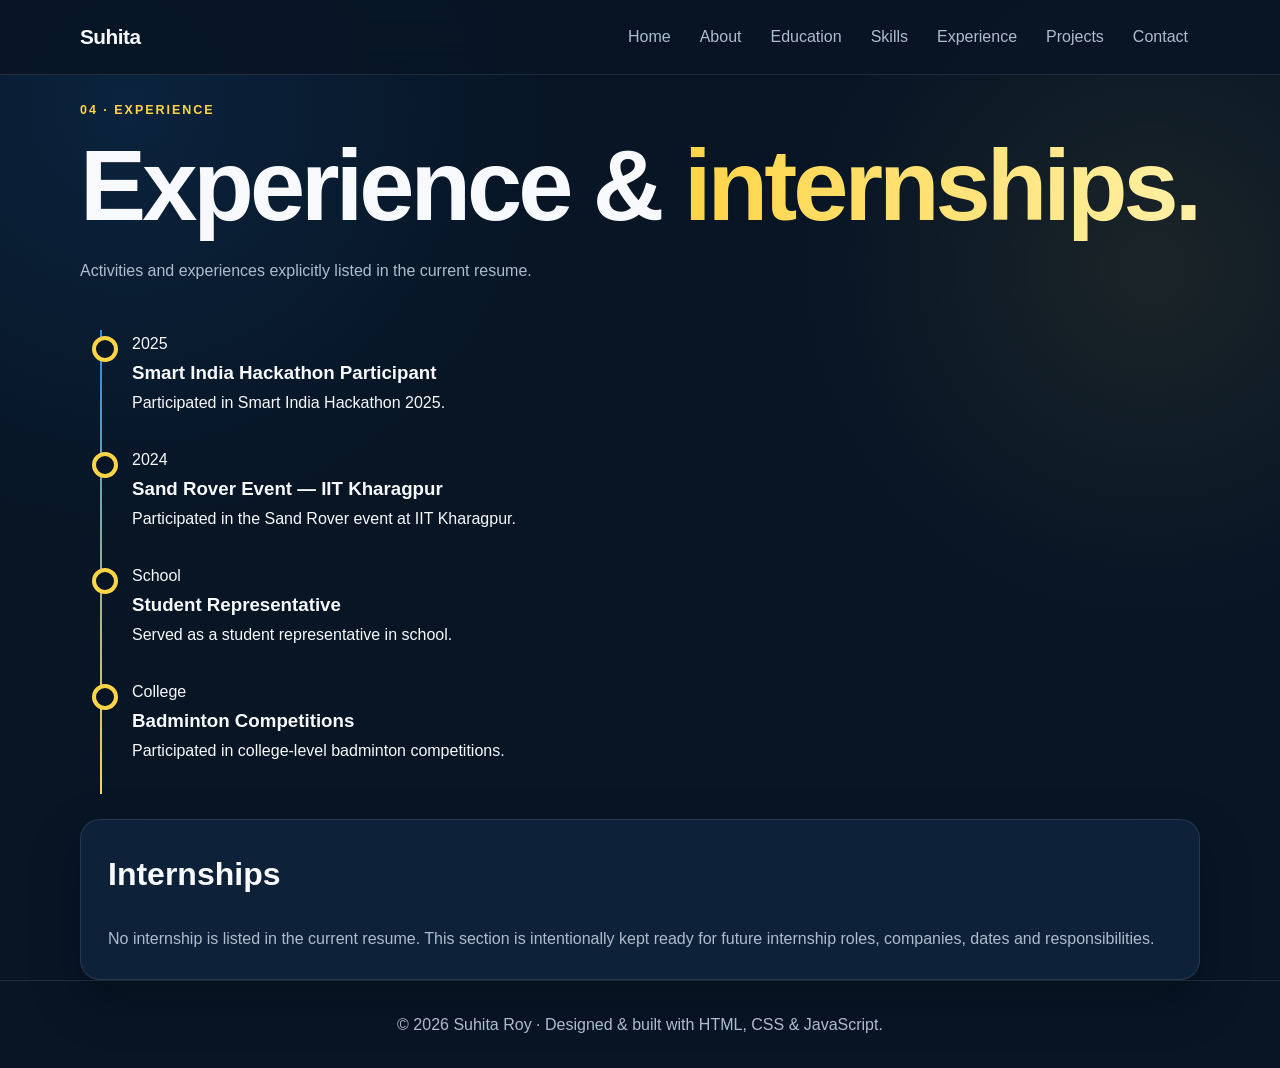
<file: suhita_portfolio/client/experience.html>
<!DOCTYPE html>
<html lang="en">
<head>
  <meta charset="UTF-8">
  <meta name="viewport" content="width=device-width, initial-scale=1.0">
  <meta name="description" content="Portfolio of Suhita Roy — B.Tech CSE (Data Science) student and web development enthusiast.">
  <title>Experience & Internships | Suhita Roy</title>
  <link rel="stylesheet" href="style.css">
</head>
<body>
  <nav class="navbar">
    <div class="container nav-inner">
      <a class="brand" href="index.html">Suhita</a>
      <button class="menu-btn" aria-label="Open navigation" aria-expanded="false">☰</button>
      <ul class="nav-links">
        <li><a href="index.html">Home</a></li>
        <li><a href="about.html">About</a></li>
        <li><a href="education.html">Education</a></li>
        <li><a href="skills.html">Skills</a></li>
        <li><a href="experience.html">Experience</a></li>
        <li><a href="projects.html">Projects</a></li>
        <li><a href="contact.html">Contact</a></li>
      </ul>
    </div>
  </nav>

  
<main>
  <header class="page-head container reveal">
    <div class="kicker">04 · Experience</div>
    <h1>Experience & <span class="gradient-text">internships.</span></h1>
    <p>Activities and experiences explicitly listed in the current resume.</p>
  </header>

  <section class="section">
    <div class="container">
      <div class="timeline">
        <article class="timeline-item reveal">
          <div class="meta">2025</div>
          <h3>Smart India Hackathon Participant</h3>
          <p>Participated in Smart India Hackathon 2025.</p>
        </article>

        <article class="timeline-item reveal delay-1">
          <div class="meta">2024</div>
          <h3>Sand Rover Event — IIT Kharagpur</h3>
          <p>Participated in the Sand Rover event at IIT Kharagpur.</p>
        </article>

        <article class="timeline-item reveal delay-2">
          <div class="meta">School</div>
          <h3>Student Representative</h3>
          <p>Served as a student representative in school.</p>
        </article>

        <article class="timeline-item reveal delay-3">
          <div class="meta">College</div>
          <h3>Badminton Competitions</h3>
          <p>Participated in college-level badminton competitions.</p>
        </article>
      </div>

      <div class="card reveal" style="margin-top:25px;">
        <h2 class="section-title">Internships</h2>
        <p>
          No internship is listed in the current resume. This section is intentionally kept
          ready for future internship roles, companies, dates and responsibilities.
        </p>
      </div>
    </div>
  </section>
</main>


  <footer>
    <div class="container">
      <p>© 2026 Suhita Roy · Designed & built with HTML, CSS & JavaScript.</p>
    </div>
  </footer>
  <script src="script.js"></script>
</body>
</html>
</file>
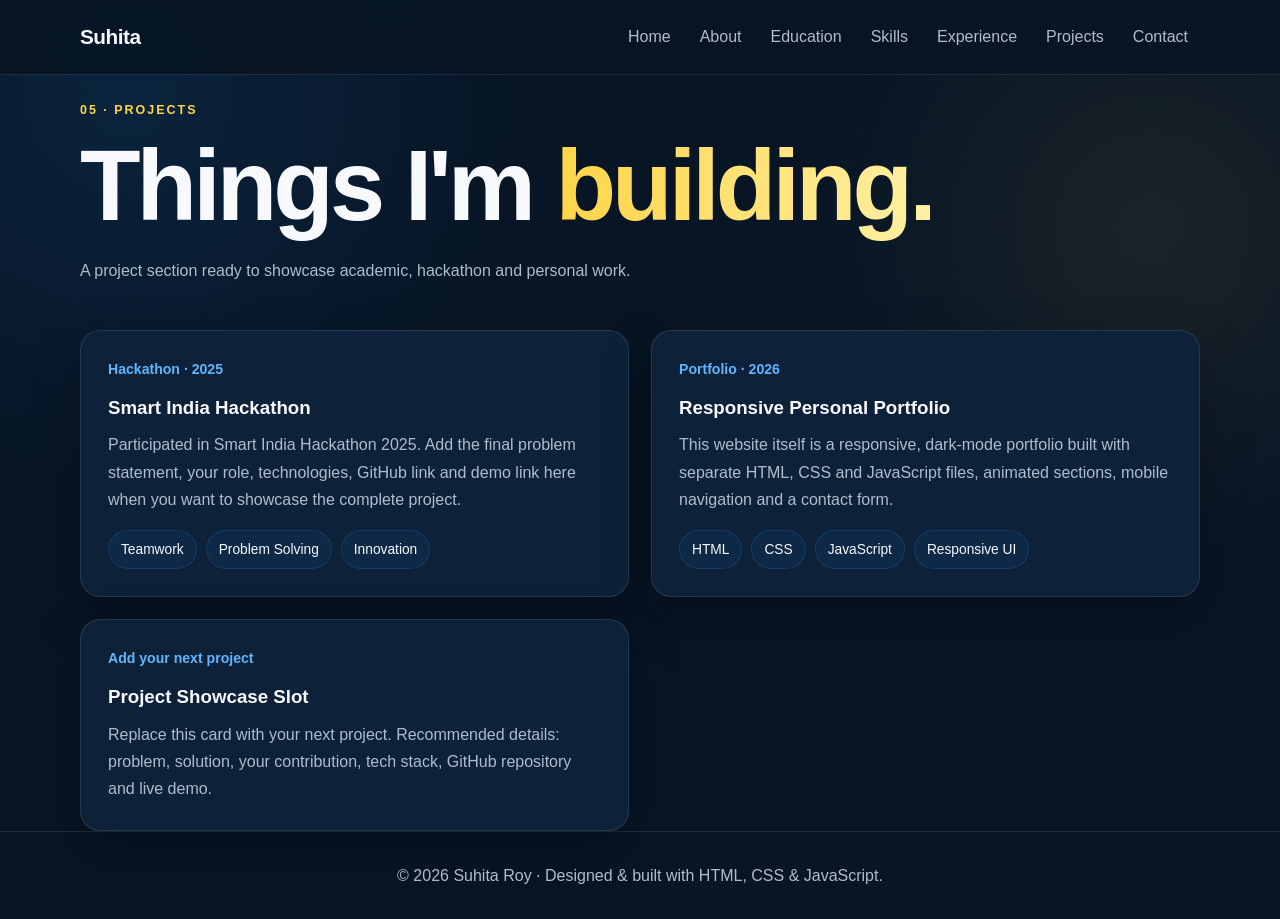
<file: suhita_portfolio/client/projects.html>
<!DOCTYPE html>
<html lang="en">
<head>
  <meta charset="UTF-8">
  <meta name="viewport" content="width=device-width, initial-scale=1.0">
  <meta name="description" content="Portfolio of Suhita Roy — B.Tech CSE (Data Science) student and web development enthusiast.">
  <title>Projects | Suhita Roy</title>
  <link rel="stylesheet" href="style.css">
</head>
<body>
  <nav class="navbar">
    <div class="container nav-inner">
      <a class="brand" href="index.html">Suhita</a>
      <button class="menu-btn" aria-label="Open navigation" aria-expanded="false">☰</button>
      <ul class="nav-links">
        <li><a href="index.html">Home</a></li>
        <li><a href="about.html">About</a></li>
        <li><a href="education.html">Education</a></li>
        <li><a href="skills.html">Skills</a></li>
        <li><a href="experience.html">Experience</a></li>
        <li><a href="projects.html">Projects</a></li>
        <li><a href="contact.html">Contact</a></li>
      </ul>
    </div>
  </nav>

  
<main>
  <header class="page-head container reveal">
    <div class="kicker">05 · Projects</div>
    <h1>Things I'm <span class="gradient-text">building.</span></h1>
    <p>A project section ready to showcase academic, hackathon and personal work.</p>
  </header>

  <section class="section">
    <div class="container grid-2">
      <article class="card reveal">
        <div class="meta">Hackathon · 2025</div>
        <h3>Smart India Hackathon</h3>
        <p>
          Participated in Smart India Hackathon 2025. Add the final problem statement,
          your role, technologies, GitHub link and demo link here when you want to showcase
          the complete project.
        </p>
        <div class="tags"><span class="tag">Teamwork</span><span class="tag">Problem Solving</span><span class="tag">Innovation</span></div>
      </article>

      <article class="card reveal delay-1">
        <div class="meta">Portfolio · 2026</div>
        <h3>Responsive Personal Portfolio</h3>
        <p>
          This website itself is a responsive, dark-mode portfolio built with separate HTML,
          CSS and JavaScript files, animated sections, mobile navigation and a contact form.
        </p>
        <div class="tags"><span class="tag">HTML</span><span class="tag">CSS</span><span class="tag">JavaScript</span><span class="tag">Responsive UI</span></div>
      </article>

      <article class="card reveal delay-2">
        <div class="meta">Add your next project</div>
        <h3>Project Showcase Slot</h3>
        <p>
          Replace this card with your next project. Recommended details: problem, solution,
          your contribution, tech stack, GitHub repository and live demo.
        </p>
      </article>
    </div>
  </section>
</main>


  <footer>
    <div class="container">
      <p>© 2026 Suhita Roy · Designed & built with HTML, CSS & JavaScript.</p>
    </div>
  </footer>
  <script src="script.js"></script>
</body>
</html>
</file>
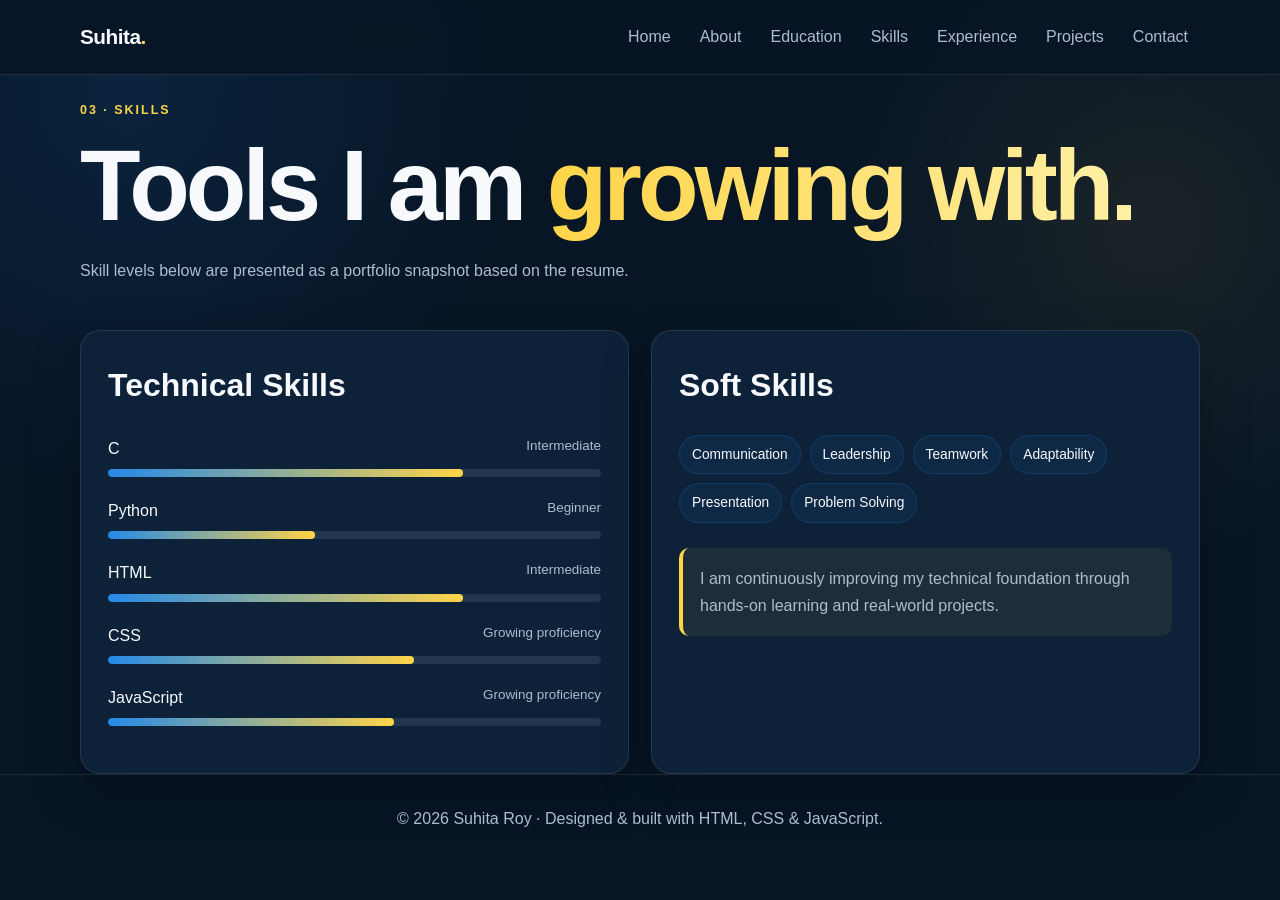
<file: suhita_portfolio/client/skills.html>
<!DOCTYPE html>
<html lang="en">
<head>
  <meta charset="UTF-8">
  <meta name="viewport" content="width=device-width, initial-scale=1.0">
  <meta name="description" content="Portfolio of Suhita Roy — B.Tech CSE (Data Science) student and web development enthusiast.">
  <title>Skills | Suhita Roy</title>
  <link rel="stylesheet" href="style.css">
</head>
<body>
  <nav class="navbar">
    <div class="container nav-inner">
      <a class="brand" href="index.html">Suhita<span>.</span></a>
      <button class="menu-btn" aria-label="Open navigation" aria-expanded="false">☰</button>
      <ul class="nav-links">
        <li><a href="index.html">Home</a></li>
        <li><a href="about.html">About</a></li>
        <li><a href="education.html">Education</a></li>
        <li><a href="skills.html">Skills</a></li>
        <li><a href="experience.html">Experience</a></li>
        <li><a href="projects.html">Projects</a></li>
        <li><a href="contact.html">Contact</a></li>
      </ul>
    </div>
  </nav>

  
<main>
  <header class="page-head container reveal">
    <div class="kicker">03 · Skills</div>
    <h1>Tools I am <span class="gradient-text">growing with.</span></h1>
    <p>Skill levels below are presented as a portfolio snapshot based on the resume.</p>
  </header>

  <section class="section">
    <div class="container grid-2">
      <article class="card reveal">
        <h2 class="section-title">Technical Skills</h2>

        <div class="skill">
          <div class="skill-top"><span>C</span><span>Intermediate</span></div>
          <div class="bar"><span data-width="72%"></span></div>
        </div>

        <div class="skill">
          <div class="skill-top"><span>Python</span><span>Beginner</span></div>
          <div class="bar"><span data-width="42%"></span></div>
        </div>

        <div class="skill">
          <div class="skill-top"><span>HTML</span><span>Intermediate</span></div>
          <div class="bar"><span data-width="72%"></span></div>
        </div>

        <div class="skill">
          <div class="skill-top"><span>CSS</span><span>Growing proficiency</span></div>
          <div class="bar"><span data-width="62%"></span></div>
        </div>

        <div class="skill">
          <div class="skill-top"><span>JavaScript</span><span>Growing proficiency</span></div>
          <div class="bar"><span data-width="58%"></span></div>
        </div>
      </article>

      <article class="card reveal delay-1">
        <h2 class="section-title">Soft Skills</h2>
        <div class="tags">
          <span class="tag">Communication</span><span class="tag">Leadership</span>
          <span class="tag">Teamwork</span><span class="tag">Adaptability</span>
          <span class="tag">Presentation</span><span class="tag">Problem Solving</span>
        </div>
        <div class="notice" style="margin-top:25px;">
          I am continuously improving my technical foundation through hands-on learning and
          real-world projects.
        </div>
      </article>
    </div>
  </section>
</main>


  <footer>
    <div class="container">
      <p>© 2026 Suhita Roy · Designed & built with HTML, CSS & JavaScript.</p>
    </div>
  </footer>
  <script src="script.js"></script>
</body>
</html>
</file>
<file: suhita_portfolio/client/style.css>
/* =========================================================
   SUHITA ROY PORTFOLIO
   Yellow + Blue Humanised Theme
   ========================================================= */


/* =========================================================
   DARK MODE - DEFAULT
   ========================================================= */

:root {

    /* Main page background */
    --bg: #071525;

    /* Card background */
    --surface: #0d2138;

    /* Input / secondary background */
    --surface-2: #132d48;

    /* Main text */
    --text: #f7f9fc;

    /* Secondary text */
    --muted: #aebdce;

    /* Main blue */
    --blue: #2589e8;

    /* Lighter blue */
    --blue-light: #61b5ff;

    /* Main yellow */
    --yellow: #ffd447;

    /* Darker yellow */
    --yellow-dark: #eab72c;

    /* White */
    --white: #ffffff;

    /* Borders */
    --border: rgba(255, 255, 255, 0.10);

    /* Shadows */
    --shadow:
        0 20px 50px rgba(0, 0, 0, 0.25);

    /* Border radius */
    --radius: 20px;
}


/* =========================================================
   LIGHT MODE
   ========================================================= */

body.light-mode {

    --bg: #f7f9fc;

    --surface: #ffffff;

    --surface-2: #edf4fb;

    --text: #102238;

    --muted: #596b7f;

    --blue: #176fc1;

    --blue-light: #2589e8;

    --yellow: #f2c52f;

    --yellow-dark: #d8a900;

    --border: rgba(16, 34, 56, 0.12);

    --shadow:
        0 18px 45px rgba(23, 111, 193, 0.10);
}


/* =========================================================
   RESET
   ========================================================= */

* {

    box-sizing: border-box;

    margin: 0;

    padding: 0;
}


/* Smooth scrolling when clicking navbar links */

html {

    scroll-behavior: smooth;
}


/* =========================================================
   BODY
   ========================================================= */

body {

    font-family:
        'Inter',
        sans-serif;

    background:

        /* Blue background glow */
        radial-gradient(
            circle at 10% 10%,
            rgba(37, 137, 232, 0.12),
            transparent 28%
        ),

        /* Yellow background glow */
        radial-gradient(
            circle at 90% 25%,
            rgba(255, 212, 71, 0.08),
            transparent 25%
        ),

        var(--bg);

    color: var(--text);

    line-height: 1.7;

    min-height: 100vh;

    overflow-x: hidden;

    transition:
        background 0.35s ease,
        color 0.35s ease;
}


/* =========================================================
   LINKS
   ========================================================= */

a {

    color: inherit;

    text-decoration: none;
}


/* =========================================================
   IMAGES
   ========================================================= */

img {

    max-width: 100%;

    display: block;
}


/* =========================================================
   FORM ELEMENTS
   ========================================================= */

button,
input,
textarea {

    font: inherit;
}


/* =========================================================
   CONTAINER
   ========================================================= */

.container {

    width:
        min(1120px, 92%);

    margin-inline: auto;
}


/* =========================================================
   CUSTOM SCROLLBAR
   ========================================================= */

::-webkit-scrollbar {

    width: 9px;
}


::-webkit-scrollbar-track {

    background:
        var(--surface-2);
}


::-webkit-scrollbar-thumb {

    background:
        linear-gradient(
            var(--blue),
            var(--yellow)
        );

    border-radius: 20px;
}


::-webkit-scrollbar-thumb:hover {

    background:
        linear-gradient(
            var(--yellow),
            var(--blue)
        );
}


/* =========================================================
   SCROLL PROGRESS BAR
   ========================================================= */

.scroll-progress {

    position: fixed;

    top: 0;

    left: 0;

    width: 0%;

    height: 4px;

    z-index: 2000;

    background:
        linear-gradient(
            90deg,
            var(--blue),
            var(--yellow)
        );

    box-shadow:
        0 0 12px
        rgba(255, 212, 71, 0.45);
}


/* =========================================================
   NAVBAR
   ========================================================= */

.navbar {

    position: sticky;

    top: 0;

    z-index: 1000;

    backdrop-filter:
        blur(16px);

    background:
        rgba(7, 21, 37, 0.88);

    border-bottom:
        1px solid var(--border);
}


/* Navbar in light mode */

body.light-mode .navbar {

    background:
        rgba(247, 249, 252, 0.90);
}


/* =========================================================
   NAV INNER
   ========================================================= */

.nav-inner {

    min-height: 74px;

    display: flex;

    align-items: center;

    justify-content: space-between;

    gap: 20px;
}


/* =========================================================
   LOGO / BRAND
   ========================================================= */

.brand {

    font-family:
        'Space Grotesk',
        sans-serif;

    font-size: 1.3rem;

    font-weight: 700;

    letter-spacing: -0.5px;
}


/* Yellow part of logo */

.brand span {

    color:
        var(--yellow);
}


/* =========================================================
   NAVIGATION LINKS
   ========================================================= */

.nav-links {

    display: flex;

    align-items: center;

    gap: 5px;

    list-style: none;
}


.nav-links a {

    display: block;

    padding:
        9px 12px;

    color:
        var(--muted);

    border-radius:
        10px;

    transition:
        0.25s ease;
}


/* Hover effect */

.nav-links a:hover {

    color:
        var(--text);

    background:
        rgba(37, 137, 232, 0.10);
}


/* Active navigation item */

.nav-links a.active {

    color:
        var(--text);

    background:
        rgba(255, 212, 71, 0.12);

    box-shadow:
        inset 0 -2px 0
        var(--yellow);
}


/* =========================================================
   NAVIGATION CONTROLS
   ========================================================= */

.nav-controls {

    display: flex;

    align-items: center;

    gap: 9px;
}


/* =========================================================
   DARK / LIGHT MODE BUTTON
   ========================================================= */

.theme-toggle {

    width: 42px;

    height: 42px;

    display: flex;

    align-items: center;

    justify-content: center;

    border:
        1px solid var(--border);

    border-radius: 50%;

    background:
        var(--surface);

    color:
        var(--text);

    cursor: pointer;

    transition:
        0.25s ease;
}


.theme-toggle:hover {

    transform:
        rotate(12deg)
        scale(1.06);

    border-color:
        var(--yellow);
}


/* =========================================================
   MOBILE MENU BUTTON
   ========================================================= */

.menu-btn {

    display: none;

    width: 42px;

    height: 42px;

    align-items: center;

    justify-content: center;

    border:
        1px solid var(--border);

    border-radius: 10px;

    background:
        var(--surface);

    color:
        var(--text);

    cursor: pointer;
}


/* =========================================================
   SECTION SCROLL OFFSET
   ========================================================= */

.section-anchor {

    scroll-margin-top: 90px;
}


/* =========================================================
   HERO SECTION
   ========================================================= */

.hero {

    min-height:
        calc(100vh - 74px);

    display: grid;

    place-items: center;

    padding:
        75px 0;
}


/* Hero two-column layout */

.hero-grid {

    display: grid;

    grid-template-columns:
        1.1fr 0.9fr;

    gap: 65px;

    align-items: center;
}


/* =========================================================
   SMALL SECTION LABEL
   ========================================================= */

.kicker {

    color:
        var(--yellow);

    font-weight: 700;

    letter-spacing: 2px;

    text-transform: uppercase;

    font-size: 0.78rem;
}


/* =========================================================
   HEADINGS
   ========================================================= */

h1,
h2,
h3 {

    font-family:
        'Space Grotesk',
        sans-serif;
}


/* Main hero heading */

h1 {

    font-size:
        clamp(3rem, 8vw, 6.2rem);

    line-height:
        0.98;

    margin:
        16px 0 23px;

    letter-spacing:
        -4px;
}


/* =========================================================
   YELLOW GRADIENT TEXT
   ========================================================= */

.gradient-text {

    background:
        linear-gradient(
            90deg,
            var(--yellow),
            #fff0a5
        );

    -webkit-background-clip:
        text;

    background-clip:
        text;

    color:
        transparent;
}


/* =========================================================
   HERO PARAGRAPH
   ========================================================= */

.hero p {

    color:
        var(--muted);

    max-width:
        650px;

    font-size:
        1.05rem;
}


/* =========================================================
   HERO BUTTON CONTAINER
   ========================================================= */

.hero-actions {

    display: flex;

    flex-wrap: wrap;

    gap: 13px;

    margin-top: 30px;
}


/* =========================================================
   GENERAL BUTTON
   ========================================================= */

.btn {

    display: inline-flex;

    align-items: center;

    justify-content: center;

    gap: 8px;

    padding:
        12px 19px;

    border-radius:
        12px;

    border:
        1px solid var(--border);

    cursor: pointer;

    transition:
        0.25s ease;
}


/* Button hover animation */

.btn:hover {

    transform:
        translateY(-3px);

    box-shadow:
        0 10px 25px
        rgba(0, 0, 0, 0.22);
}


/* =========================================================
   PRIMARY YELLOW BUTTON
   ========================================================= */

.btn-primary {

    background:
        var(--yellow);

    color:
        #102238;

    border:
        none;

    font-weight:
        800;
}


.btn-primary:hover {

    background:
        #ffe06b;
}


/* =========================================================
   SECONDARY / GHOST BUTTON
   ========================================================= */

.btn-ghost {

    background:
        rgba(37, 137, 232, 0.08);

    color:
        var(--text);
}


.btn-ghost:hover {

    border-color:
        var(--blue);

    background:
        rgba(37, 137, 232, 0.15);
}


/* Full-width button */

.full-btn {

    width:
        100%;

    margin-top:
        20px;
}


/* =========================================================
   PROFILE IMAGE CONTAINER
   ========================================================= */

.profile-wrap {

    position:
        relative;

    width:
        min(370px, 82vw);

    margin-inline:
        auto;
}


/* Colored glow behind profile image */

.profile-wrap::before {

    content: "";

    position:
        absolute;

    inset:
        -12px;

    border-radius:
        35px;

    background:
        linear-gradient(
            135deg,
            var(--blue),
            var(--yellow)
        );

    opacity:
        0.28;

    filter:
        blur(20px);

    z-index:
        -1;
}


/* =========================================================
   PROFILE IMAGE
   ========================================================= */

.profile-img {

    aspect-ratio:
        4 / 5;

    object-fit:
        cover;

    border-radius:
        30px;

    border:
        3px solid
        rgba(255, 212, 71, 0.55);

    box-shadow:
        var(--shadow);
}


/* =========================================================
   FLOATING INFORMATION CARDS
   ========================================================= */

.float-card {

    position:
        absolute;

    padding:
        13px 15px;

    border-radius:
        14px;

    background:
        var(--surface);

    border:
        1px solid var(--border);

    box-shadow:
        var(--shadow);

    font-size:
        0.82rem;

    animation:
        float 4s ease-in-out infinite;
}


/* First floating card */

.float-one {

    left:
        -35px;

    top:
        15%;
}


/* Second floating card */

.float-two {

    right:
        -35px;

    bottom:
        15%;

    animation-delay:
        1.2s;
}


/* Floating card heading */

.float-card strong {

    display:
        block;

    color:
        var(--yellow);

    margin-bottom:
        2px;
}


/* =========================================================
   FLOATING ANIMATION
   ========================================================= */

@keyframes float {

    0%,
    100% {

        transform:
            translateY(0);
    }

    50% {

        transform:
            translateY(-8px);
    }
}


/* =========================================================
   GENERAL PORTFOLIO SECTIONS
   ========================================================= */

.portfolio-section {

    min-height:
        100vh;

    padding:
        75px 0 110px;

    display:
        flex;

    flex-direction:
        column;

    justify-content:
        center;
}


/* =========================================================
   SECTION HEADER
   ========================================================= */

.page-head {

    padding:
        25px 0 45px;
}


.page-head h2 {

    font-size:
        clamp(2.7rem, 7vw, 5rem);

    line-height:
        1;

    letter-spacing:
        -2px;

    margin:
        14px 0;
}


.page-head p {

    max-width:
        720px;

    color:
        var(--muted);
}


/* =========================================================
   TWO COLUMN GRID
   ========================================================= */

.grid-2 {

    display:
        grid;

    grid-template-columns:
        repeat(2, 1fr);

    gap:
        22px;
}


/* =========================================================
   GENERAL CARD
   ========================================================= */

.card {

    background:
        var(--surface);

    border:
        1px solid var(--border);

    border-radius:
        var(--radius);

    padding:
        27px;

    box-shadow:
        var(--shadow);

    transition:
        transform 0.3s ease,
        border-color 0.3s ease;
}


/* Card hover */

.card:hover {

    transform:
        translateY(-5px);

    border-color:
        rgba(255, 212, 71, 0.55);
}


/* Light mode card hover */

body.light-mode .card:hover {

    border-color:
        rgba(37, 137, 232, 0.4);
}


/* Card heading */

.card h3 {

    margin-bottom:
        8px;
}


/* Card paragraph */

.card p {

    color:
        var(--muted);
}


/* Card metadata */

.card .meta {

    color:
        var(--blue-light);

    font-size:
        0.88rem;

    font-weight:
        700;

    margin-bottom:
        10px;
}


/* Section title */

.section-title {

    font-size:
        2rem;

    margin-bottom:
        23px;
}


/* =========================================================
   EDUCATION CARDS
   ========================================================= */

.edu-link {

    display:
        block;

    overflow:
        hidden;

    padding:
        0;
}


/* Education image */

.edu-link img {

    width:
        100%;

    aspect-ratio:
        16 / 9;

    object-fit:
        cover;

    transition:
        transform 0.45s ease;
}


/* Education image hover */

.edu-link:hover img {

    transform:
        scale(1.03);
}


/* Education card text */

.edu-body {

    padding:
        22px;
}


/* =========================================================
   TIMELINE
   ========================================================= */

.timeline {

    position:
        relative;

    margin-left:
        12px;
}


/* Timeline vertical line */

.timeline::before {

    content: "";

    position:
        absolute;

    left:
        8px;

    top:
        0;

    bottom:
        0;

    width:
        2px;

    background:
        linear-gradient(
            var(--blue),
            var(--yellow)
        );
}


/* Timeline item */

.timeline-item {

    position:
        relative;

    padding:
        0 0 30px 40px;
}


/* Timeline circle */

.timeline-item::before {

    content: "";

    position:
        absolute;

    left:
        0;

    top:
        6px;

    width:
        18px;

    height:
        18px;

    border-radius:
        50%;

    background:
        var(--bg);

    border:
        4px solid
        var(--yellow);
}


/* =========================================================
   SKILLS
   ========================================================= */

.skill {

    margin-bottom:
        20px;
}


/* Skill name + percentage */

.skill-top {

    display:
        flex;

    justify-content:
        space-between;

    margin-bottom:
        7px;
}


.skill-top span:last-child {

    color:
        var(--muted);

    font-size:
        0.84rem;
}


/* Skill progress background */

.bar {

    height:
        8px;

    border-radius:
        99px;

    background:
        rgba(128, 150, 175, 0.18);

    overflow:
        hidden;
}


/* Skill progress */

.bar span {

    display:
        block;

    height:
        100%;

    width:
        0;

    border-radius:
        inherit;

    background:
        linear-gradient(
            90deg,
            var(--blue),
            var(--yellow)
        );

    transition:
        width 1.3s
        cubic-bezier(.2, .8, .2, 1);
}


/* =========================================================
   SKILL TAGS
   ========================================================= */

.tags {

    display:
        flex;

    flex-wrap:
        wrap;

    gap:
        9px;

    margin-top:
        17px;
}


/* Individual tag */

.tag {

    padding:
        7px 12px;

    border-radius:
        999px;

    background:
        rgba(37, 137, 232, 0.08);

    border:
        1px solid
        rgba(37, 137, 232, 0.18);

    color:
        var(--text);

    font-size:
        0.86rem;

    transition:
        0.25s ease;
}


/* Tag hover */

.tag:hover {

    background:
        rgba(255, 212, 71, 0.12);

    border-color:
        var(--yellow);

    transform:
        translateY(-2px);
}


/* =========================================================
   NOTICE BOX
   ========================================================= */

.notice {

    margin-top:
        25px;

    padding:
        17px;

    border-left:
        4px solid
        var(--yellow);

    background:
        rgba(255, 212, 71, 0.07);

    color:
        var(--muted);

    border-radius:
        10px;
}


/* =========================================================
   CONTACT SECTION
   ========================================================= */

.contact-grid {

    display:
        grid;

    grid-template-columns:
        0.8fr 1.2fr;

    gap:
        24px;
}


/* Contact information list */

.contact-list {

    display:
        grid;

    gap:
        12px;
}


/* Individual contact information */

.contact-item {

    padding:
        15px;

    border:
        1px solid var(--border);

    border-radius:
        14px;

    background:
        rgba(37, 137, 232, 0.04);

    transition:
        0.25s ease;
}


/* Contact item hover */

.contact-item:hover {

    transform:
        translateY(-3px);

    border-color:
        rgba(255, 212, 71, 0.45);
}


/* Contact label */

.contact-item small {

    display:
        block;

    color:
        var(--muted);

    margin-bottom:
        3px;
}


/* Contact links */

.contact-item a {

    color:
        var(--blue-light);

    overflow-wrap:
        anywhere;

    transition:
        0.25s ease;
}


.contact-item a:hover {

    color:
        var(--yellow);
}


/* =========================================================
   CONTACT FORM
   ========================================================= */

form {

    display:
        grid;

    gap:
        15px;
}


/* Form labels */

label {

    font-size:
        0.9rem;
}


/* =========================================================
   INPUTS + TEXTAREA
   ========================================================= */

input,
textarea {

    width:
        100%;

    margin-top:
        6px;

    padding:
        13px 14px;

    border-radius:
        11px;

    border:
        1px solid var(--border);

    background:
        var(--surface-2);

    color:
        var(--text);

    outline:
        none;

    transition:
        0.25s ease;
}


/* Input placeholder */

input::placeholder,
textarea::placeholder {

    color:
        var(--muted);

    opacity:
        0.75;
}


/* Input focus */

input:focus,
textarea:focus {

    border-color:
        var(--yellow);

    box-shadow:
        0 0 0 3px
        rgba(255, 212, 71, 0.10);
}


/* Textarea */

textarea {

    min-height:
        150px;

    resize:
        vertical;
}


/* =========================================================
   CONTACT FORM SUBMIT BUTTON
   ========================================================= */

#contactForm button {

    width:
        100%;

    margin-top:
        5px;
}


/* Disabled button while sending */

#contactForm button:disabled {

    opacity:
        0.65;

    cursor:
        not-allowed;

    transform:
        none;

    box-shadow:
        none;
}


/* =========================================================
   SUCCESS STATE
   ========================================================= */

#contactForm button.success {

    background:
        #35b878;

    color:
        #ffffff;
}


/* =========================================================
   ERROR STATE
   ========================================================= */

#contactForm button.error {

    background:
        #d9534f;

    color:
        #ffffff;
}


/* =========================================================
   FOOTER
   ========================================================= */

footer {

    border-top:
        1px solid var(--border);

    padding:
        30px 0;

    color:
        var(--muted);

    text-align:
        center;
}


/* =========================================================
   SCROLL REVEAL ANIMATION
   ========================================================= */

.reveal {

    opacity:
        0;

    transform:
        translateY(22px);

    transition:
        0.7s ease;
}


/* Visible state */

.reveal.show {

    opacity:
        1;

    transform:
        none;
}


/* Animation delays */

.delay-1 {

    transition-delay:
        0.1s;
}


.delay-2 {

    transition-delay:
        0.2s;
}


.delay-3 {

    transition-delay:
        0.3s;
}


/* =========================================================
   MOBILE NAVIGATION
   ========================================================= */

@media (max-width: 850px) {


    /* Show hamburger menu */

    .menu-btn {

        display:
            flex;
    }


    /* Mobile navigation menu */

    .nav-links {

        position:
            absolute;

        left:
            4%;

        right:
            4%;

        top:
            74px;

        padding:
            10px;

        display:
            none;

        flex-direction:
            column;

        background:
            var(--surface);

        border:
            1px solid var(--border);

        border-radius:
            14px;

        box-shadow:
            var(--shadow);
    }


    /* Open mobile menu */

    .nav-links.open {

        display:
            flex;
    }


    /* Mobile navigation links */

    .nav-links a {

        width:
            100%;
    }


    /* Convert grids to one column */

    .hero-grid,
    .contact-grid,
    .grid-2 {

        grid-template-columns:
            1fr;
    }


    /* Hero spacing */

    .hero {

        padding:
            55px 0;
    }


    /* Section spacing */

    .portfolio-section {

        padding:
            70px 0 90px;
    }


    /* Smaller profile */

    .profile-wrap {

        width:
            min(330px, 75vw);
    }


    /* Move floating cards inward */

    .float-one {

        left:
            -10px;
    }


    .float-two {

        right:
            -10px;
    }


    /* Smaller heading spacing */

    h1 {

        letter-spacing:
            -2px;
    }

}


/* =========================================================
   SMALL PHONES
   ========================================================= */

@media (max-width: 500px) {


    /* Stack hero buttons */

    .hero-actions {

        flex-direction:
            column;
    }


    /* Full-width hero buttons */

    .hero-actions .btn {

        width:
            100%;
    }


    /* Smaller floating cards */

    .float-card {

        font-size:
            0.72rem;

        padding:
            9px 11px;
    }


    /* Smaller section heading */

    .page-head h2 {

        font-size:
            2.7rem;
    }


    /* Smaller card padding */

    .card {

        padding:
            21px;
    }


    /* Smaller navbar */

    .nav-inner {

        min-height:
            68px;
    }

}
</file>
